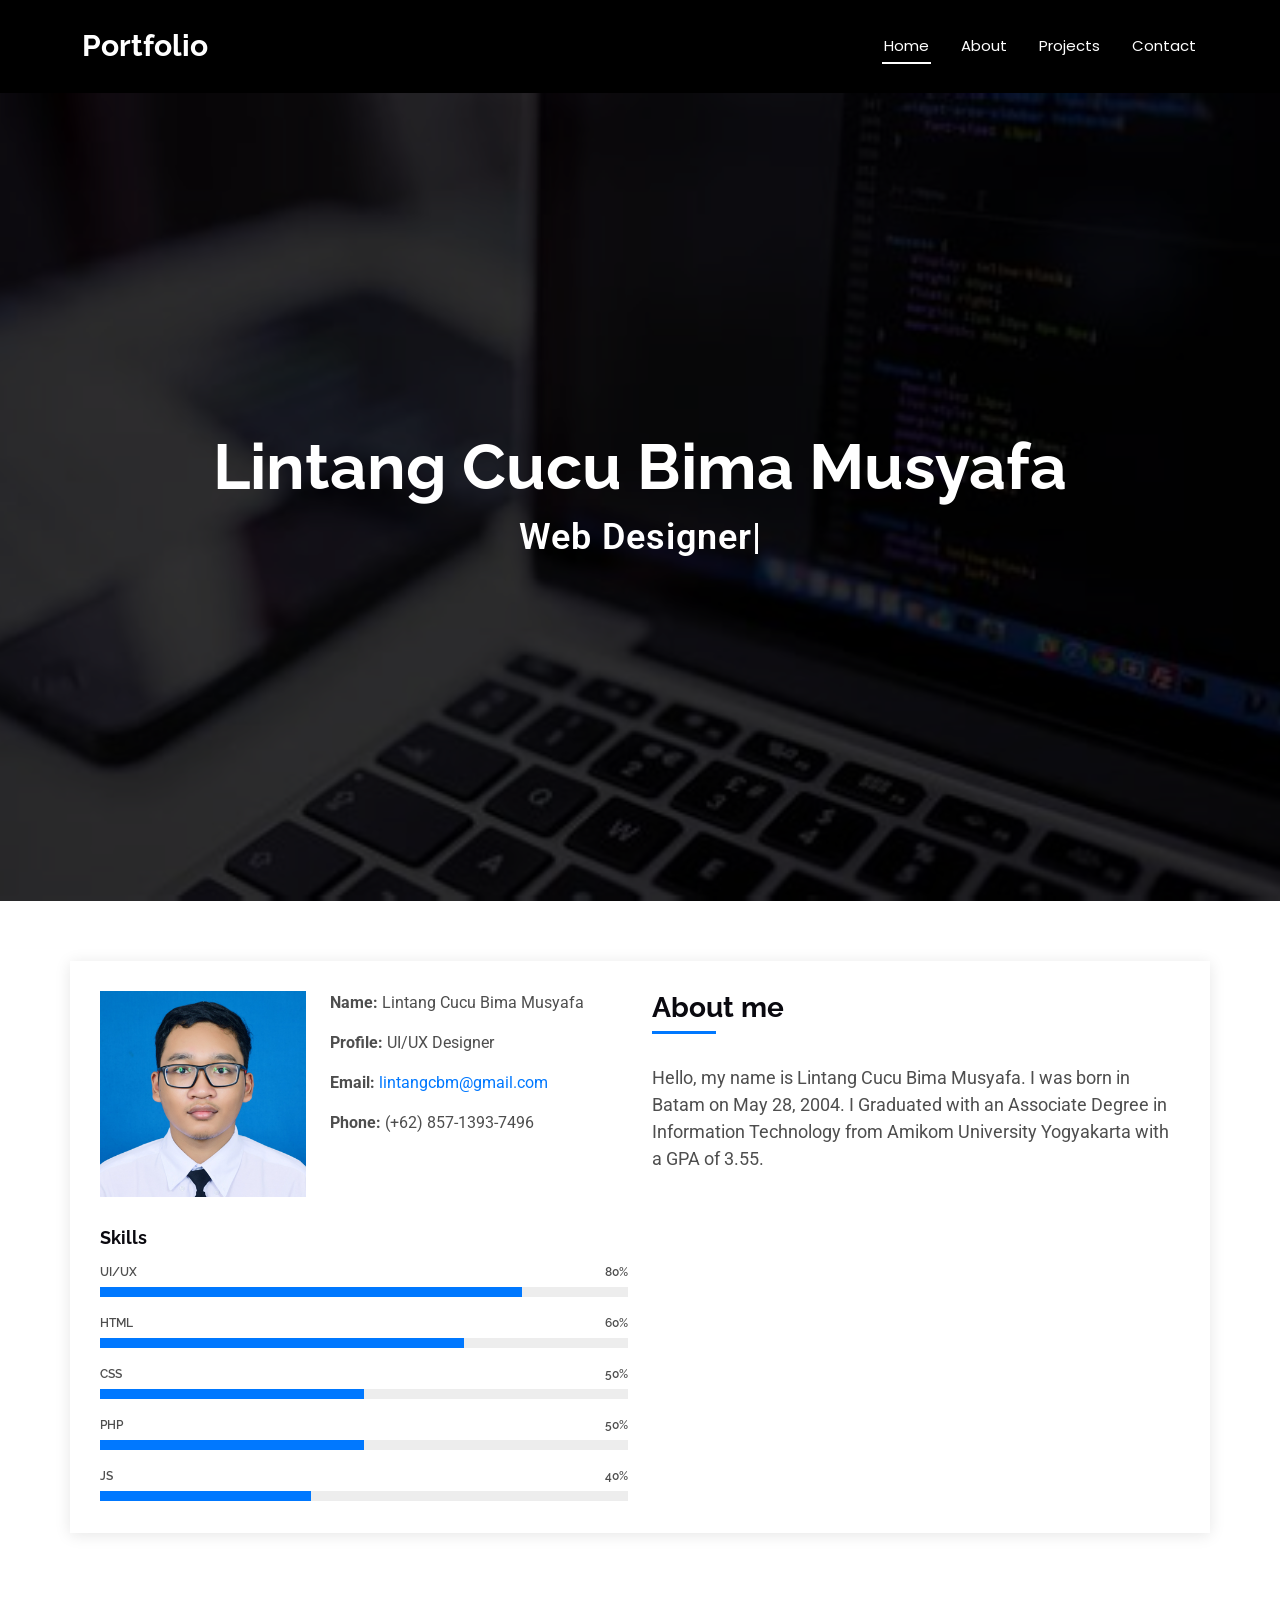
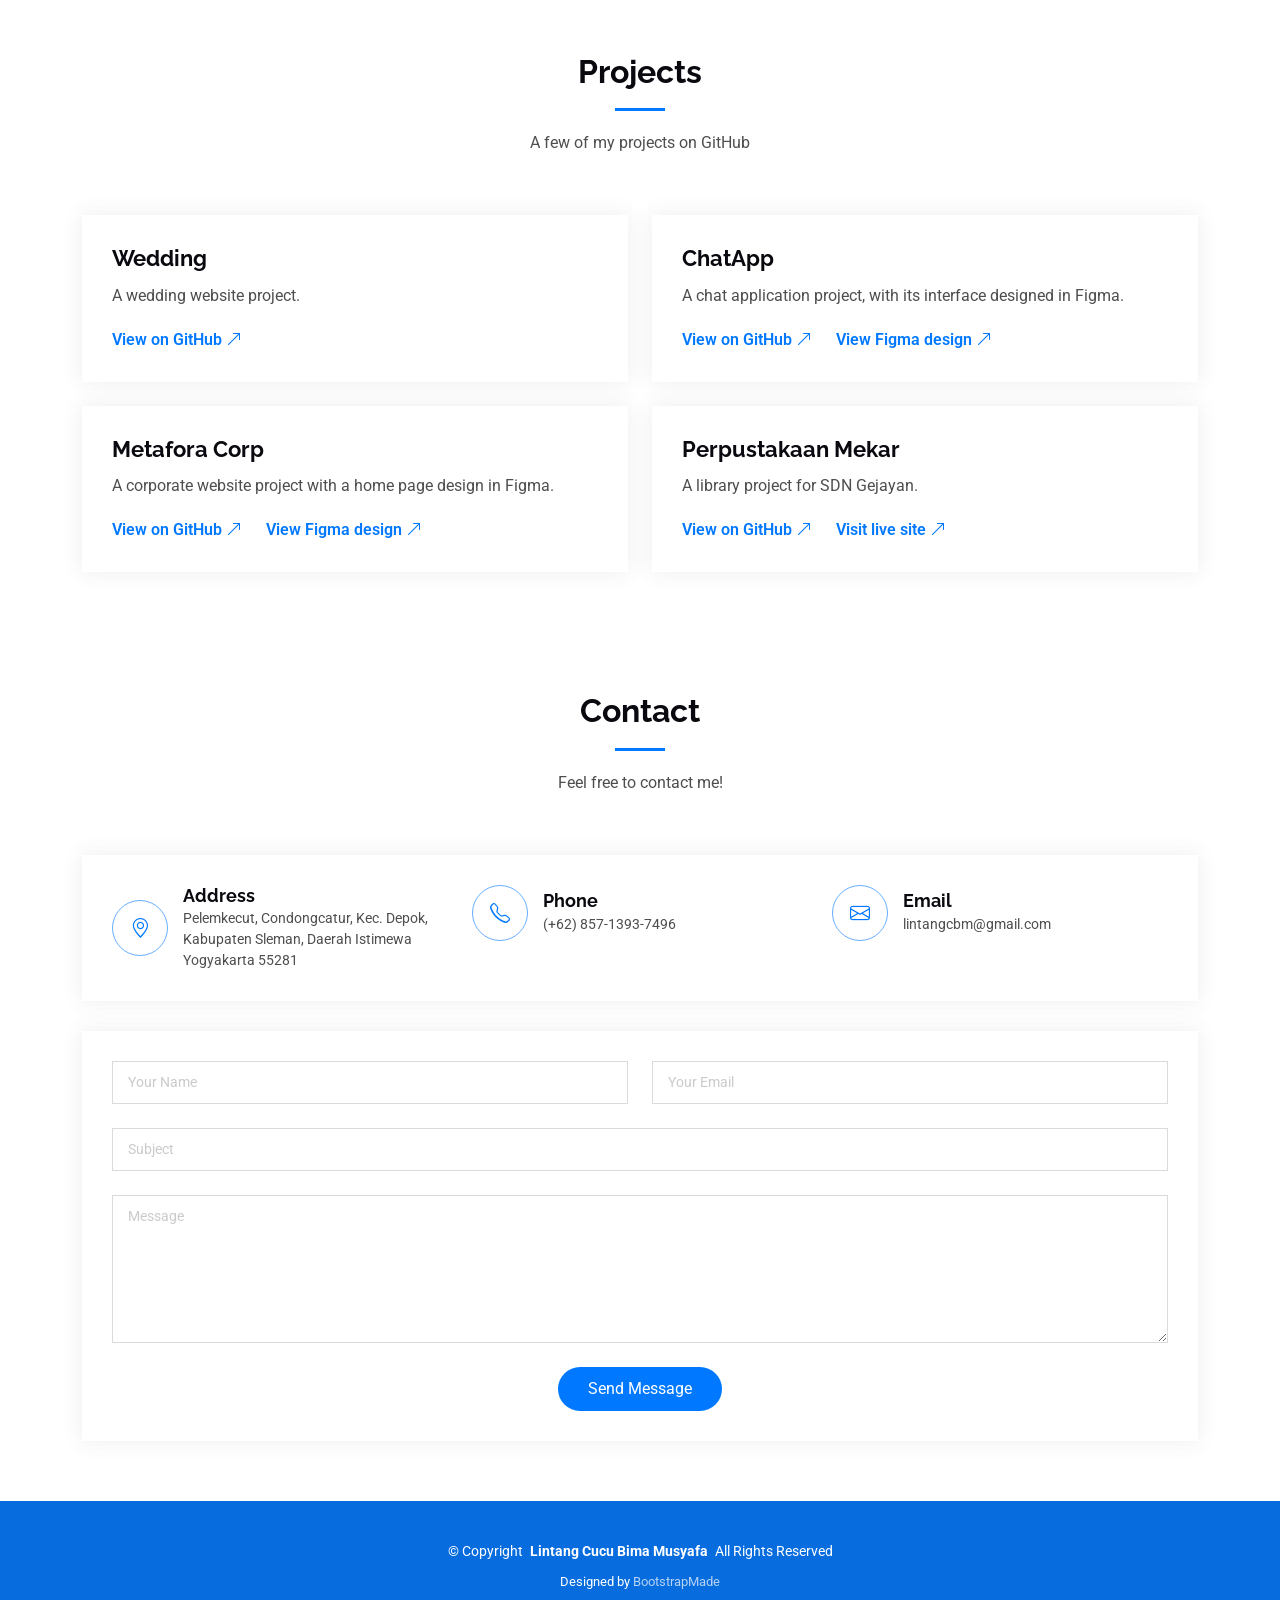
<file: index.html>
<!DOCTYPE html>
<html lang="en">

<head>
  <meta charset="utf-8">
  <meta content="width=device-width, initial-scale=1.0" name="viewport">
  <title>Lintang Cucu Bima Musyafa | Portfolio</title>
  <meta content="Portfolio of Lintang Cucu Bima Musyafa, an Information Technology graduate and web developer." name="description">
  <meta content="Lintang Cucu Bima Musyafa, portfolio, web development" name="keywords">

  <!-- Favicons -->
  <link href="assets/img/favicon.png" rel="icon">
  <link href="assets/img/apple-touch-icon.png" rel="apple-touch-icon">

  <!-- Fonts -->
  <link href="https://fonts.googleapis.com" rel="preconnect">
  <link href="https://fonts.gstatic.com" rel="preconnect" crossorigin>
  <link href="https://fonts.googleapis.com/css2?family=Roboto:ital,wght@0,100;0,300;0,400;0,500;0,700;0,900;1,100;1,300;1,400;1,500;1,700;1,900&family=Poppins:ital,wght@0,100;0,200;0,300;0,400;0,500;0,600;0,700;0,800;0,900;1,100;1,200;1,300;1,400;1,500;1,600;1,700;1,800;1,900&family=Raleway:ital,wght@0,100;0,200;0,300;0,400;0,500;0,600;0,700;0,800;0,900;1,100;1,200;1,300;1,400;1,500;1,600;1,700;1,800;1,900&display=swap" rel="stylesheet">

  <!-- Vendor CSS Files -->
  <link href="assets/vendor/bootstrap/css/bootstrap.min.css" rel="stylesheet">
  <link href="assets/vendor/bootstrap-icons/bootstrap-icons.css" rel="stylesheet">
  <link href="assets/vendor/aos/aos.css" rel="stylesheet">
  <link href="assets/vendor/glightbox/css/glightbox.min.css" rel="stylesheet">
  <link href="assets/vendor/swiper/swiper-bundle.min.css" rel="stylesheet">

  <!-- Main CSS File -->
  <link href="assets/css/main.css" rel="stylesheet">

  <!-- =======================================================
  * Template Name: DevFolio
  * Template URL: https://bootstrapmade.com/devfolio-bootstrap-portfolio-html-template/
  * Updated: Jun 06 2024 with Bootstrap v5.3.3
  * Author: BootstrapMade.com
  * License: https://bootstrapmade.com/license/
  ======================================================== -->
</head>

<body class="index-page">

  <header id="header" class="header d-flex align-items-center sticky-top">
    <div class="container-fluid container-xl position-relative d-flex align-items-center justify-content-between">

      <a href="index.html" class="logo d-flex align-items-center">
        <!-- Uncomment the line below if you also wish to use an image logo -->
        <!-- <img src="assets/img/logo.png" alt=""> -->
        <h1 class="sitename">Portfolio</h1>
      </a>

      <nav id="navmenu" class="navmenu">
        <ul>
          <li><a href="#hero" class="active">Home<br></a></li>
          <li><a href="#about">About</a></li>
          <li><a href="#projects">Projects</a></li>
          <li><a href="#contact">Contact</a></li>
          
        </ul>
        <i class="mobile-nav-toggle d-xl-none bi bi-list"></i>
      </nav>

    </div>
  </header>

  <main class="main">

    <!-- Hero Section -->
    <section id="hero" class="hero section">

      <img src="assets/img/th-323314474.jpg" alt="" data-aos="fade-in">

      <div class="container d-flex flex-column align-items-center justify-content-center text-center" data-aos="fade-up" data-aos-delay="100">
        <h2>Lintang Cucu Bima Musyafa</h2>
        <p><span class="typed" data-typed-items="Web Designer, Developer Newcomer, EDM Enjoyer"></span></p>
      </div>

    </section><!-- /Hero Section -->

    <!-- About Section -->
    <section id="about" class="about section">

      <div class="container" data-aos="fade-up" data-aos-delay="100">

        <div class="row gy-4">
          <div class="col-md-6">

            <div class="row justify-content-between gy-4">
              <div class="col-lg-5">
                <img src="assets/img/DSC_0141-copy-340x400-px(1).jpg" class="img-fluid" alt="">
              </div>
              <div class="col-lg-7 about-info">
                <p><strong>Name: </strong> <span>Lintang Cucu Bima Musyafa</span></p>
                <p><strong>Profile: </strong> <span>UI/UX Designer</span></p>
                <p><strong>Email: </strong> <span><a href="https://mail.google.com/mail/?view=cm&amp;fs=1&amp;to=lintangcbm%40gmail.com" target="_blank" rel="noopener noreferrer">lintangcbm@gmail.com</a></span></p>
                <p><strong>Phone: </strong> <span>(+62) 857-1393-7496</span></p>
              </div>

            </div>

            <div class="skills-content skills-animation">

              <h5>Skills</h5>

              <div class="progress">
                <span class="skill"><span>UI/UX</span> <i class="val">80%</i></span>
                <div class="progress-bar-wrap">
                  <div class="progress-bar" role="progressbar" aria-valuenow="80" aria-valuemin="0" aria-valuemax="100"></div>
                </div>
              </div><!-- End Skills Item -->

              <div class="progress">
                <span class="skill"><span>HTML</span> <i class="val">60%</i></span>
                <div class="progress-bar-wrap">
                  <div class="progress-bar" role="progressbar" aria-valuenow="69" aria-valuemin="0" aria-valuemax="100"></div>
                </div>
              </div><!-- End Skills Item -->

              <div class="progress">
                <span class="skill"><span>CSS</span> <i class="val">50%</i></span>
                <div class="progress-bar-wrap">
                  <div class="progress-bar" role="progressbar" aria-valuenow="50" aria-valuemin="0" aria-valuemax="100"></div>
                </div>
              </div><!-- End Skills Item -->

              <div class="progress">
                <span class="skill"><span>PHP</span> <i class="val">50%</i></span>
                <div class="progress-bar-wrap">
                  <div class="progress-bar" role="progressbar" aria-valuenow="50" aria-valuemin="0" aria-valuemax="100"></div>
                </div>
              </div><!-- End Skills Item -->

              <div class="progress">
                <span class="skill"><span>JS</span> <i class="val">40%</i></span>
                <div class="progress-bar-wrap">
                  <div class="progress-bar" role="progressbar" aria-valuenow="40" aria-valuemin="0" aria-valuemax="100"></div>
                </div>
              </div><!-- End Skills Item -->

            </div>

          </div>
          <div class="col-md-6">
            <div class="about-me">
              <h4>About me</h4>
              <p>
                Hello, my name is Lintang Cucu Bima Musyafa. I was born in Batam on May 28, 2004. I Graduated with an Associate Degree in Information Technology from Amikom University Yogyakarta with a GPA of 3.55.
              </p>
            </div>
          </div>
        </div>

      </div>

    </section><!-- /About Section -->

    <!-- Projects Section -->
    <section id="projects" class="projects section">

      <div class="container section-title" data-aos="fade-up">
        <h2>Projects</h2>
        <p>A few of my projects on GitHub</p>
      </div>

      <div class="container">
        <div class="row gy-4">
          <div class="col-lg-6" data-aos="fade-up" data-aos-delay="100">
            <article class="project-card">
              <h3>Wedding</h3>
              <p>A wedding website project.</p>
              <a href="https://github.com/LintangCBM/wedding" target="_blank" rel="noopener noreferrer">
                View on GitHub <i class="bi bi-arrow-up-right"></i>
              </a>
            </article>
          </div>

          <div class="col-lg-6" data-aos="fade-up" data-aos-delay="200">
            <article class="project-card">
              <h3>ChatApp</h3>
              <p>A chat application project, with its interface designed in Figma.</p>
              <div class="project-links">
                <a href="https://github.com/LintangCBM/ChatApp" target="_blank" rel="noopener noreferrer">
                  View on GitHub <i class="bi bi-arrow-up-right"></i>
                </a>
                <a href="https://www.figma.com/design/BrUrJvteuXzAxHJ0BFUifm/chatapp?t=xoZzjm9agiFYdbGg-0" target="_blank" rel="noopener noreferrer">
                  View Figma design <i class="bi bi-arrow-up-right"></i>
                </a>
              </div>
            </article>
          </div>

          <div class="col-lg-6" data-aos="fade-up" data-aos-delay="100">
            <article class="project-card">
              <h3>Metafora Corp</h3>
              <p>A corporate website project with a home page design in Figma.</p>
              <div class="project-links">
                <a href="https://github.com/LintangCBM/Metafora-Corp" target="_blank" rel="noopener noreferrer">
                  View on GitHub <i class="bi bi-arrow-up-right"></i>
                </a>
                <a href="https://www.figma.com/design/WgJ4QsmCmaY6rJKFcHb77R/Metafora-corp-home-redo?t=BZXAuJ7SHzW8Xm6H-0" target="_blank" rel="noopener noreferrer">
                  View Figma design <i class="bi bi-arrow-up-right"></i>
                </a>
              </div>
            </article>
          </div>

          <div class="col-lg-6" data-aos="fade-up" data-aos-delay="200">
            <article class="project-card">
              <h3>Perpustakaan Mekar</h3>
              <p>A library project for SDN Gejayan.</p>
              <div class="project-links">
                <a href="https://github.com/LintangCBM/perpustakaan-mekar" target="_blank" rel="noopener noreferrer">
                  View on GitHub <i class="bi bi-arrow-up-right"></i>
                </a>
                <a href="https://perpustakaan-mekar-1.web.app/" target="_blank" rel="noopener noreferrer">
                  Visit live site <i class="bi bi-arrow-up-right"></i>
                </a>
              </div>
            </article>
          </div>
        </div>
      </div>

    </section><!-- /Projects Section -->

    <!-- Contact Section -->
    <section id="contact" class="contact section">

      <!-- Section Title -->
      <div class="container section-title" data-aos="fade-up">
        <h2>Contact</h2>
        <p>Feel free to contact me!</p>
      </div><!-- End Section Title -->

      <div class="container" data-aos="fade-up" data-aos-delay="100">

        <div class="info-wrap" data-aos="fade-up" data-aos-delay="200">
          <div class="row gy-5">

            <div class="col-lg-4">
              <a class="info-item d-flex align-items-center" href="https://www.google.com/maps/search/?api=1&amp;query=Pelemkecut%2C%20Condongcatur%2C%20Kec.%20Depok%2C%20Kabupaten%20Sleman%2C%20Daerah%20Istimewa%20Yogyakarta%2055281" target="_blank" rel="noopener noreferrer">
                <i class="bi bi-geo-alt flex-shrink-0"></i>
                <div>
                  <h3>Address</h3>
                  <p>Pelemkecut, Condongcatur, Kec. Depok, Kabupaten Sleman, Daerah Istimewa Yogyakarta 55281</p>
                </div>
              </a>
            </div><!-- End Info Item -->

            <div class="col-lg-4">
              <a class="info-item d-flex align-items-center" href="https://wa.me/6285713937496" target="_blank" rel="noopener noreferrer">
                <i class="bi bi-telephone flex-shrink-0"></i>
                <div>
                  <h3>Phone</h3>
                  <p>(+62) 857-1393-7496</p>
                </div>
              </a>
            </div><!-- End Info Item -->

            <div class="col-lg-4">
              <a class="info-item d-flex align-items-center" href="https://mail.google.com/mail/?view=cm&amp;fs=1&amp;to=lintangcbm%40gmail.com" target="_blank" rel="noopener noreferrer">
                <i class="bi bi-envelope flex-shrink-0"></i>
                <div>
                  <h3>Email<br></h3>
                  <p>lintangcbm@gmail.com</p>
                </div>
              </a>
            </div><!-- End Info Item -->

          </div>
        </div>

        <form action="https://formspree.io/f/xrpqzyvw" method="post" class="contact-form" data-aos="fade-up" data-aos-delay="300">
          <div class="row gy-4">

            <div class="col-md-6">
              <input type="text" name="name" class="form-control" placeholder="Your Name" required="">
            </div>

            <div class="col-md-6 ">
              <input type="email" class="form-control" name="email" placeholder="Your Email" required="">
            </div>

            <div class="col-md-12">
              <input type="text" class="form-control" name="subject" placeholder="Subject" required="">
            </div>

            <div class="col-md-12">
              <textarea class="form-control" name="message" rows="6" placeholder="Message" required=""></textarea>
            </div>

            <div class="col-md-12 text-center">
              <div class="loading">Loading</div>
              <div class="error-message"></div>
              <div class="sent-message">Your message has been sent. Thank you!</div>

              <button type="submit">Send Message</button>
            </div>

          </div>
        </form><!-- End Contact Form -->

      </div>

    </section><!-- /Contact Section -->

  </main>

  <footer id="footer" class="footer">

    <div class="container">
      <div class="copyright text-center ">
        <p>© <span>Copyright</span> <strong class="px-1 sitename">Lintang Cucu Bima Musyafa</strong> <span>All Rights Reserved</span></p>
      </div>
      <div class="credits">
        <!-- All the links in the footer should remain intact. -->
        <!-- You can delete the links only if you've purchased the pro version. -->
        <!-- Licensing information: https://bootstrapmade.com/license/ -->
        <!-- Purchase the pro version with working PHP/AJAX contact form: [buy-url] -->
        Designed by <a href="https://bootstrapmade.com/">BootstrapMade</a>
      </div>
    </div>

  </footer>

  <!-- Scroll Top -->
  <a href="#" id="scroll-top" class="scroll-top d-flex align-items-center justify-content-center"><i class="bi bi-arrow-up-short"></i></a>

  <!-- Preloader -->
  <div id="preloader"></div>

  <!-- Vendor JS Files -->
  <script src="assets/vendor/bootstrap/js/bootstrap.bundle.min.js"></script>
  <script src="assets/vendor/aos/aos.js"></script>
  <script src="assets/vendor/typed.js/typed.umd.js"></script>
  <script src="assets/vendor/waypoints/noframework.waypoints.js"></script>
  <script src="assets/vendor/purecounter/purecounter_vanilla.js"></script>
  <script src="assets/vendor/glightbox/js/glightbox.min.js"></script>
  <script src="assets/vendor/imagesloaded/imagesloaded.pkgd.min.js"></script>
  <script src="assets/vendor/isotope-layout/isotope.pkgd.min.js"></script>
  <script src="assets/vendor/swiper/swiper-bundle.min.js"></script>

  <!-- Main JS File -->
  <script src="assets/js/main.js"></script>

</body>

</html>
</file>
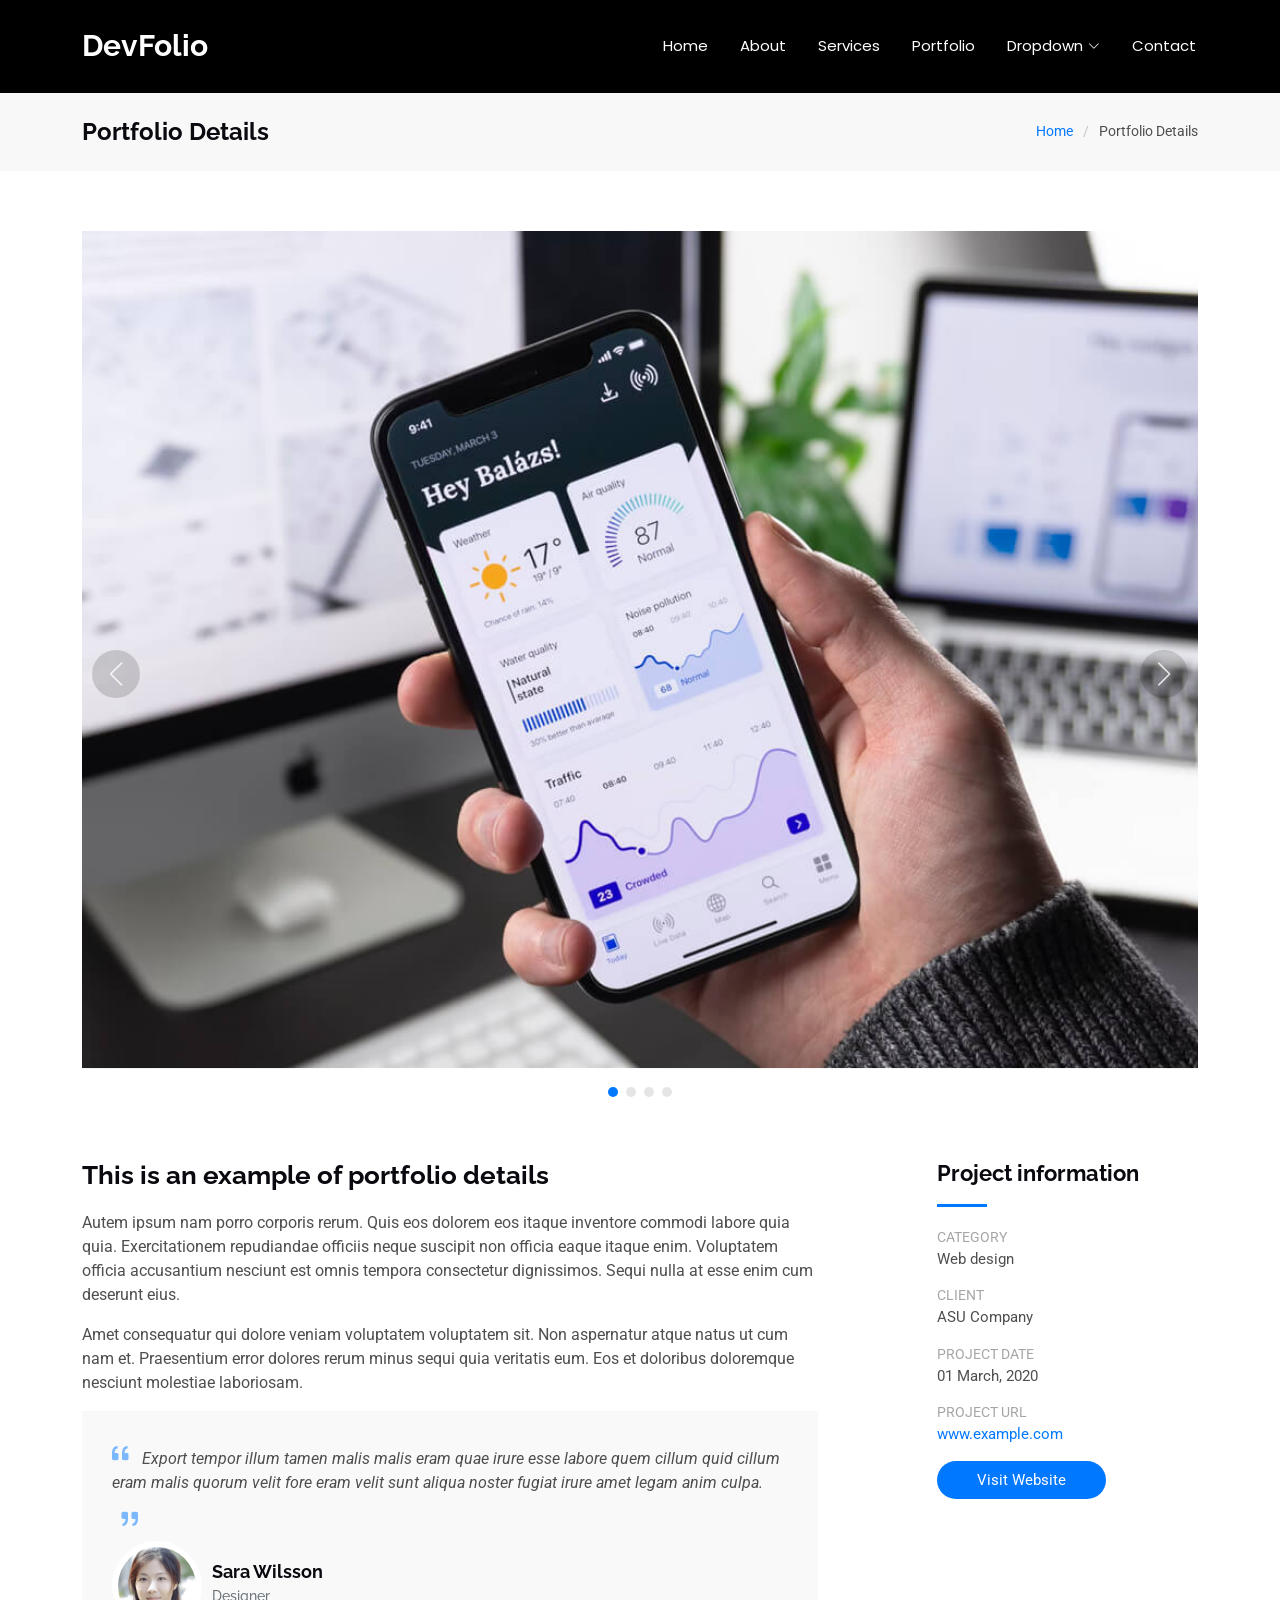
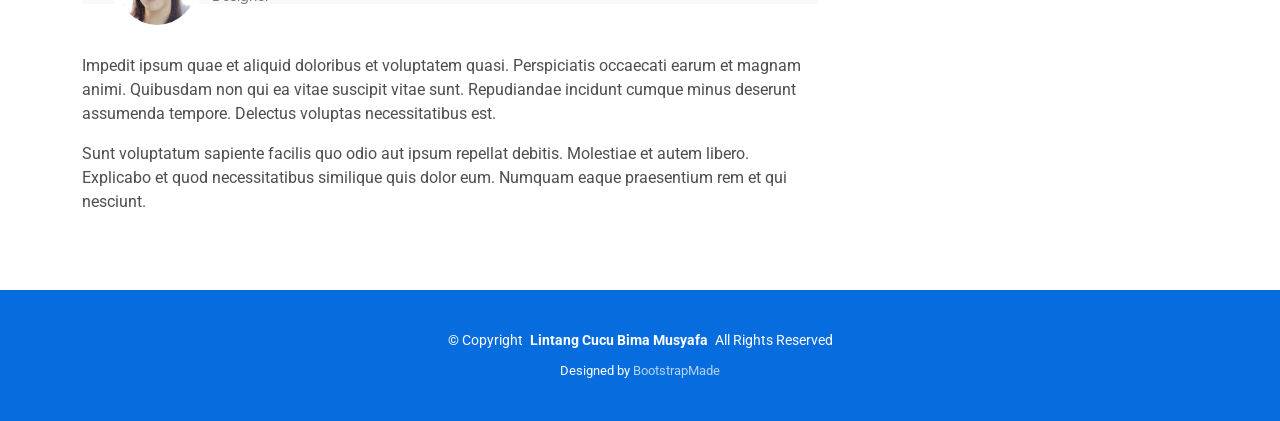
<file: portfolio-details.html>
<!DOCTYPE html>
<html lang="en">

<head>
  <meta charset="utf-8">
  <meta content="width=device-width, initial-scale=1.0" name="viewport">
  <title>Portfolio Details - DevFolio Bootstrap Template</title>
  <meta content="" name="description">
  <meta content="" name="keywords">

  <!-- Favicons -->
  <link href="assets/img/favicon.png" rel="icon">
  <link href="assets/img/apple-touch-icon.png" rel="apple-touch-icon">

  <!-- Fonts -->
  <link href="https://fonts.googleapis.com" rel="preconnect">
  <link href="https://fonts.gstatic.com" rel="preconnect" crossorigin>
  <link href="https://fonts.googleapis.com/css2?family=Roboto:ital,wght@0,100;0,300;0,400;0,500;0,700;0,900;1,100;1,300;1,400;1,500;1,700;1,900&family=Poppins:ital,wght@0,100;0,200;0,300;0,400;0,500;0,600;0,700;0,800;0,900;1,100;1,200;1,300;1,400;1,500;1,600;1,700;1,800;1,900&family=Raleway:ital,wght@0,100;0,200;0,300;0,400;0,500;0,600;0,700;0,800;0,900;1,100;1,200;1,300;1,400;1,500;1,600;1,700;1,800;1,900&display=swap" rel="stylesheet">

  <!-- Vendor CSS Files -->
  <link href="assets/vendor/bootstrap/css/bootstrap.min.css" rel="stylesheet">
  <link href="assets/vendor/bootstrap-icons/bootstrap-icons.css" rel="stylesheet">
  <link href="assets/vendor/aos/aos.css" rel="stylesheet">
  <link href="assets/vendor/glightbox/css/glightbox.min.css" rel="stylesheet">
  <link href="assets/vendor/swiper/swiper-bundle.min.css" rel="stylesheet">

  <!-- Main CSS File -->
  <link href="assets/css/main.css" rel="stylesheet">

  <!-- =======================================================
  * Template Name: DevFolio
  * Template URL: https://bootstrapmade.com/devfolio-bootstrap-portfolio-html-template/
  * Updated: Jun 06 2024 with Bootstrap v5.3.3
  * Author: BootstrapMade.com
  * License: https://bootstrapmade.com/license/
  ======================================================== -->
</head>

<body class="portfolio-details-page">

  <header id="header" class="header d-flex align-items-center sticky-top">
    <div class="container-fluid container-xl position-relative d-flex align-items-center justify-content-between">

      <a href="index.html" class="logo d-flex align-items-center">
        <!-- Uncomment the line below if you also wish to use an image logo -->
        <!-- <img src="assets/img/logo.png" alt=""> -->
        <h1 class="sitename">DevFolio</h1>
      </a>

      <nav id="navmenu" class="navmenu">
        <ul>
          <li><a href="#hero">Home<br></a></li>
          <li><a href="#about">About</a></li>
          <li><a href="#services">Services</a></li>
          <li><a href="#portfolio">Portfolio</a></li>
          <li class="dropdown"><a href="#"><span>Dropdown</span> <i class="bi bi-chevron-down toggle-dropdown"></i></a>
            <ul>
              <li><a href="#">Dropdown 1</a></li>
              <li class="dropdown"><a href="#"><span>Deep Dropdown</span> <i class="bi bi-chevron-down toggle-dropdown"></i></a>
                <ul>
                  <li><a href="#">Deep Dropdown 1</a></li>
                  <li><a href="#">Deep Dropdown 2</a></li>
                  <li><a href="#">Deep Dropdown 3</a></li>
                  <li><a href="#">Deep Dropdown 4</a></li>
                  <li><a href="#">Deep Dropdown 5</a></li>
                </ul>
              </li>
              <li><a href="#">Dropdown 2</a></li>
              <li><a href="#">Dropdown 3</a></li>
              <li><a href="#">Dropdown 4</a></li>
            </ul>
          </li>
          <li><a href="#contact">Contact</a></li>
        </ul>
        <i class="mobile-nav-toggle d-xl-none bi bi-list"></i>
      </nav>

    </div>
  </header>

  <main class="main">

    <!-- Page Title -->
    <div class="page-title" data-aos="fade">
      <div class="container d-lg-flex justify-content-between align-items-center">
        <h1 class="mb-2 mb-lg-0">Portfolio Details</h1>
        <nav class="breadcrumbs">
          <ol>
            <li><a href="index.html">Home</a></li>
            <li class="current">Portfolio Details</li>
          </ol>
        </nav>
      </div>
    </div><!-- End Page Title -->

    <!-- Portfolio Details Section -->
    <section id="portfolio-details" class="portfolio-details section">

      <div class="container" data-aos="fade-up">

        <div class="portfolio-details-slider swiper">
          <script type="application/json" class="swiper-config">
            {
              "loop": true,
              "speed": 600,
              "autoplay": {
                "delay": 5000
              },
              "slidesPerView": "auto",
              "navigation": {
                "nextEl": ".swiper-button-next",
                "prevEl": ".swiper-button-prev"
              },
              "pagination": {
                "el": ".swiper-pagination",
                "type": "bullets",
                "clickable": true
              }
            }
          </script>
          <div class="swiper-wrapper align-items-center">

            <div class="swiper-slide">
              <img src="assets/img/portfolio/app-1.jpg" alt="">
            </div>

            <div class="swiper-slide">
              <img src="assets/img/portfolio/product-1.jpg" alt="">
            </div>

            <div class="swiper-slide">
              <img src="assets/img/portfolio/branding-1.jpg" alt="">
            </div>

            <div class="swiper-slide">
              <img src="assets/img/portfolio/books-1.jpg" alt="">
            </div>

          </div>
          <div class="swiper-button-prev"></div>
          <div class="swiper-button-next"></div>
          <div class="swiper-pagination"></div>
        </div>

        <div class="row justify-content-between gy-4 mt-4">

          <div class="col-lg-8" data-aos="fade-up">
            <div class="portfolio-description">
              <h2>This is an example of portfolio details</h2>
              <p>
                Autem ipsum nam porro corporis rerum. Quis eos dolorem eos itaque inventore commodi labore quia quia. Exercitationem repudiandae officiis neque suscipit non officia eaque itaque enim. Voluptatem officia accusantium nesciunt est omnis tempora consectetur dignissimos. Sequi nulla at esse enim cum deserunt eius.
              </p>
              <p>
                Amet consequatur qui dolore veniam voluptatem voluptatem sit. Non aspernatur atque natus ut cum nam et. Praesentium error dolores rerum minus sequi quia veritatis eum. Eos et doloribus doloremque nesciunt molestiae laboriosam.
              </p>

              <div class="testimonial-item">
                <p>
                  <i class="bi bi-quote quote-icon-left"></i>
                  <span>Export tempor illum tamen malis malis eram quae irure esse labore quem cillum quid cillum eram malis quorum velit fore eram velit sunt aliqua noster fugiat irure amet legam anim culpa.</span>
                  <i class="bi bi-quote quote-icon-right"></i>
                </p>
                <div>
                  <img src="assets/img/testimonials/testimonials-2.jpg" class="testimonial-img" alt="">
                  <h3>Sara Wilsson</h3>
                  <h4>Designer</h4>
                </div>
              </div>

              <p>
                Impedit ipsum quae et aliquid doloribus et voluptatem quasi. Perspiciatis occaecati earum et magnam animi. Quibusdam non qui ea vitae suscipit vitae sunt. Repudiandae incidunt cumque minus deserunt assumenda tempore. Delectus voluptas necessitatibus est.
              </p>

              <p>
                Sunt voluptatum sapiente facilis quo odio aut ipsum repellat debitis. Molestiae et autem libero. Explicabo et quod necessitatibus similique quis dolor eum. Numquam eaque praesentium rem et qui nesciunt.
              </p>

            </div>
          </div>

          <div class="col-lg-3" data-aos="fade-up" data-aos-delay="100">
            <div class="portfolio-info">
              <h3>Project information</h3>
              <ul>
                <li><strong>Category</strong> Web design</li>
                <li><strong>Client</strong> ASU Company</li>
                <li><strong>Project date</strong> 01 March, 2020</li>
                <li><strong>Project URL</strong> <a href="#">www.example.com</a></li>
                <li><a href="#" class="btn-visit align-self-start">Visit Website</a></li>
              </ul>
            </div>
          </div>

        </div>

      </div>

    </section><!-- /Portfolio Details Section -->

  </main>

  <footer id="footer" class="footer">

    <div class="container">
      <div class="copyright text-center ">
        <p>© <span>Copyright</span> <strong class="px-1 sitename">Lintang Cucu Bima Musyafa</strong> <span>All Rights Reserved</span></p>
      </div>
      <div class="credits">
        <!-- All the links in the footer should remain intact. -->
        <!-- You can delete the links only if you've purchased the pro version. -->
        <!-- Licensing information: https://bootstrapmade.com/license/ -->
        <!-- Purchase the pro version with working PHP/AJAX contact form: [buy-url] -->
        Designed by <a href="https://bootstrapmade.com/">BootstrapMade</a>
      </div>
    </div>

  </footer>

  <!-- Scroll Top -->
  <a href="#" id="scroll-top" class="scroll-top d-flex align-items-center justify-content-center"><i class="bi bi-arrow-up-short"></i></a>

  <!-- Preloader -->
  <div id="preloader"></div>

  <!-- Vendor JS Files -->
  <script src="assets/vendor/bootstrap/js/bootstrap.bundle.min.js"></script>
  <script src="assets/vendor/aos/aos.js"></script>
  <script src="assets/vendor/typed.js/typed.umd.js"></script>
  <script src="assets/vendor/waypoints/noframework.waypoints.js"></script>
  <script src="assets/vendor/purecounter/purecounter_vanilla.js"></script>
  <script src="assets/vendor/glightbox/js/glightbox.min.js"></script>
  <script src="assets/vendor/imagesloaded/imagesloaded.pkgd.min.js"></script>
  <script src="assets/vendor/isotope-layout/isotope.pkgd.min.js"></script>
  <script src="assets/vendor/swiper/swiper-bundle.min.js"></script>

  <!-- Main JS File -->
  <script src="assets/js/main.js"></script>

</body>

</html>
</file>
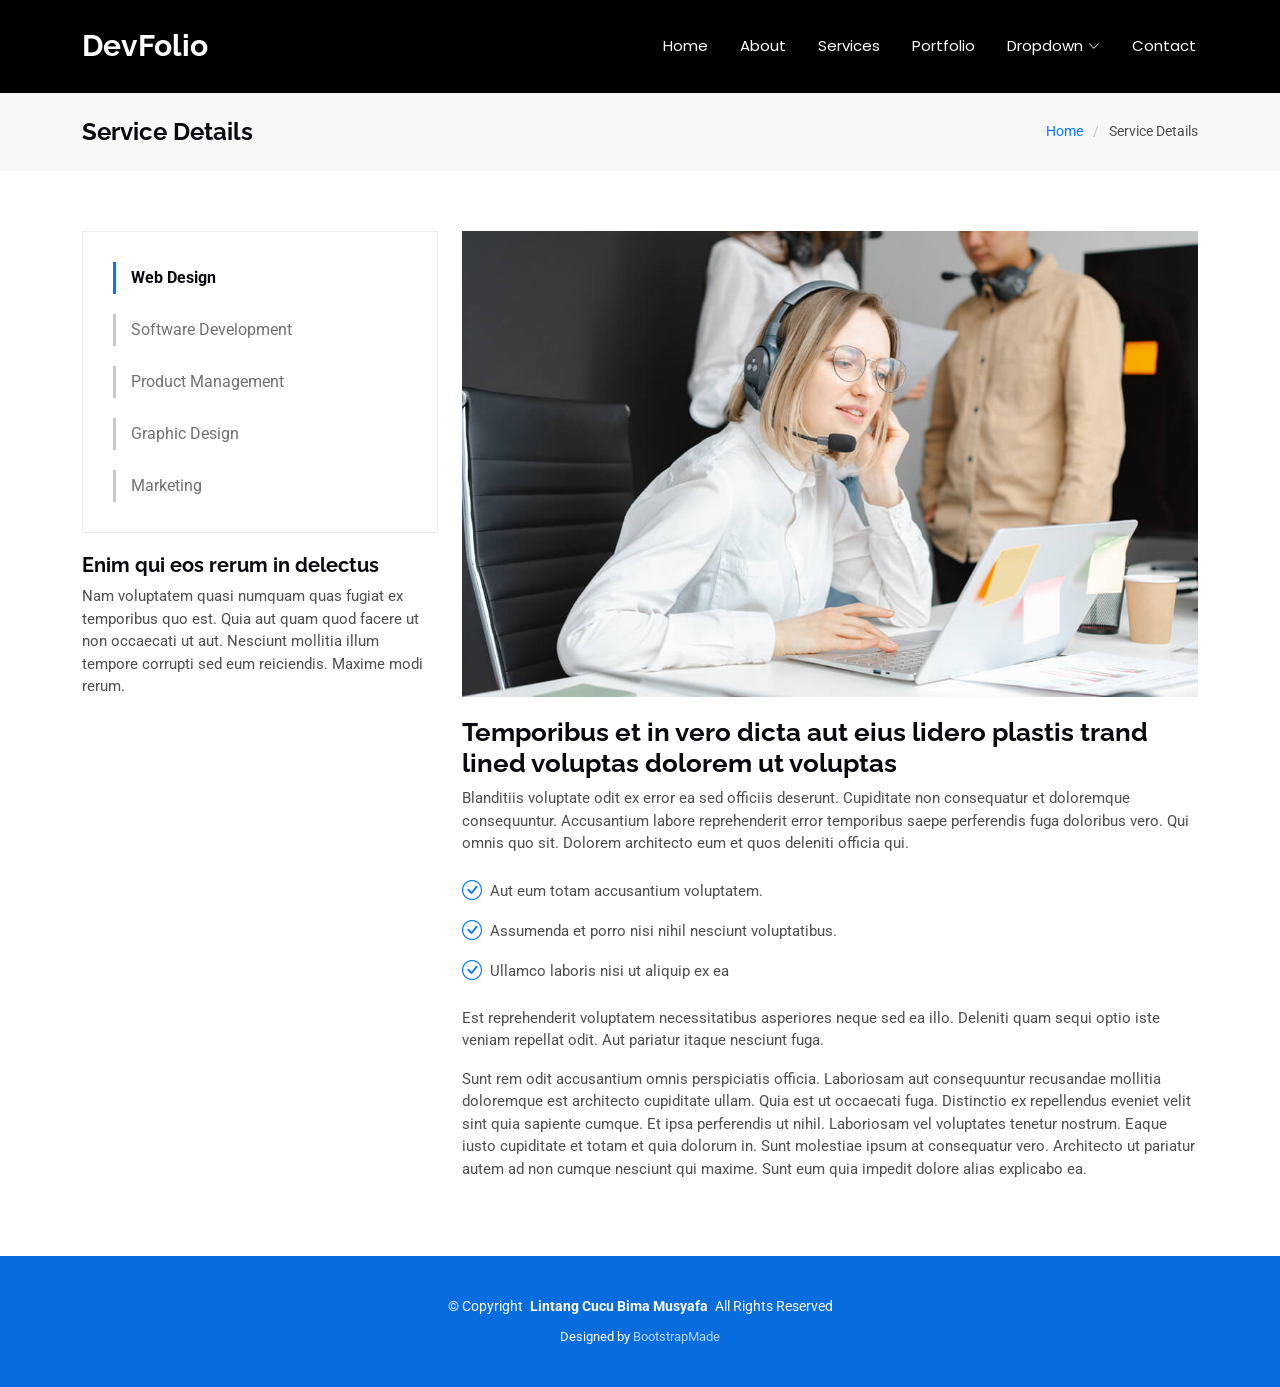
<file: service-details.html>
<!DOCTYPE html>
<html lang="en">

<head>
  <meta charset="utf-8">
  <meta content="width=device-width, initial-scale=1.0" name="viewport">
  <title>Service Details - DevFolio Bootstrap Template</title>
  <meta content="" name="description">
  <meta content="" name="keywords">

  <!-- Favicons -->
  <link href="assets/img/favicon.png" rel="icon">
  <link href="assets/img/apple-touch-icon.png" rel="apple-touch-icon">

  <!-- Fonts -->
  <link href="https://fonts.googleapis.com" rel="preconnect">
  <link href="https://fonts.gstatic.com" rel="preconnect" crossorigin>
  <link href="https://fonts.googleapis.com/css2?family=Roboto:ital,wght@0,100;0,300;0,400;0,500;0,700;0,900;1,100;1,300;1,400;1,500;1,700;1,900&family=Poppins:ital,wght@0,100;0,200;0,300;0,400;0,500;0,600;0,700;0,800;0,900;1,100;1,200;1,300;1,400;1,500;1,600;1,700;1,800;1,900&family=Raleway:ital,wght@0,100;0,200;0,300;0,400;0,500;0,600;0,700;0,800;0,900;1,100;1,200;1,300;1,400;1,500;1,600;1,700;1,800;1,900&display=swap" rel="stylesheet">

  <!-- Vendor CSS Files -->
  <link href="assets/vendor/bootstrap/css/bootstrap.min.css" rel="stylesheet">
  <link href="assets/vendor/bootstrap-icons/bootstrap-icons.css" rel="stylesheet">
  <link href="assets/vendor/aos/aos.css" rel="stylesheet">
  <link href="assets/vendor/glightbox/css/glightbox.min.css" rel="stylesheet">
  <link href="assets/vendor/swiper/swiper-bundle.min.css" rel="stylesheet">

  <!-- Main CSS File -->
  <link href="assets/css/main.css" rel="stylesheet">

  <!-- =======================================================
  * Template Name: DevFolio
  * Template URL: https://bootstrapmade.com/devfolio-bootstrap-portfolio-html-template/
  * Updated: Jun 06 2024 with Bootstrap v5.3.3
  * Author: BootstrapMade.com
  * License: https://bootstrapmade.com/license/
  ======================================================== -->
</head>

<body class="service-details-page">

  <header id="header" class="header d-flex align-items-center sticky-top">
    <div class="container-fluid container-xl position-relative d-flex align-items-center justify-content-between">

      <a href="index.html" class="logo d-flex align-items-center">
        <!-- Uncomment the line below if you also wish to use an image logo -->
        <!-- <img src="assets/img/logo.png" alt=""> -->
        <h1 class="sitename">DevFolio</h1>
      </a>

      <nav id="navmenu" class="navmenu">
        <ul>
          <li><a href="#hero">Home<br></a></li>
          <li><a href="#about">About</a></li>
          <li><a href="#services">Services</a></li>
          <li><a href="#portfolio">Portfolio</a></li>
          <li class="dropdown"><a href="#"><span>Dropdown</span> <i class="bi bi-chevron-down toggle-dropdown"></i></a>
            <ul>
              <li><a href="#">Dropdown 1</a></li>
              <li class="dropdown"><a href="#"><span>Deep Dropdown</span> <i class="bi bi-chevron-down toggle-dropdown"></i></a>
                <ul>
                  <li><a href="#">Deep Dropdown 1</a></li>
                  <li><a href="#">Deep Dropdown 2</a></li>
                  <li><a href="#">Deep Dropdown 3</a></li>
                  <li><a href="#">Deep Dropdown 4</a></li>
                  <li><a href="#">Deep Dropdown 5</a></li>
                </ul>
              </li>
              <li><a href="#">Dropdown 2</a></li>
              <li><a href="#">Dropdown 3</a></li>
              <li><a href="#">Dropdown 4</a></li>
            </ul>
          </li>
          <li><a href="#contact">Contact</a></li>
        </ul>
        <i class="mobile-nav-toggle d-xl-none bi bi-list"></i>
      </nav>

    </div>
  </header>

  <main class="main">

    <!-- Page Title -->
    <div class="page-title" data-aos="fade">
      <div class="container d-lg-flex justify-content-between align-items-center">
        <h1 class="mb-2 mb-lg-0">Service Details</h1>
        <nav class="breadcrumbs">
          <ol>
            <li><a href="index.html">Home</a></li>
            <li class="current">Service Details</li>
          </ol>
        </nav>
      </div>
    </div><!-- End Page Title -->

    <!-- Service Details Section -->
    <section id="service-details" class="service-details section">

      <div class="container">

        <div class="row gy-4">

          <div class="col-lg-4" data-aos="fade-up" data-aos-delay="100">
            <div class="services-list">
              <a href="#" class="active">Web Design</a>
              <a href="#">Software Development</a>
              <a href="#">Product Management</a>
              <a href="#">Graphic Design</a>
              <a href="#">Marketing</a>
            </div>

            <h4>Enim qui eos rerum in delectus</h4>
            <p>Nam voluptatem quasi numquam quas fugiat ex temporibus quo est. Quia aut quam quod facere ut non occaecati ut aut. Nesciunt mollitia illum tempore corrupti sed eum reiciendis. Maxime modi rerum.</p>
          </div>

          <div class="col-lg-8" data-aos="fade-up" data-aos-delay="200">
            <img src="assets/img/services.jpg" alt="" class="img-fluid services-img">
            <h3>Temporibus et in vero dicta aut eius lidero plastis trand lined voluptas dolorem ut voluptas</h3>
            <p>
              Blanditiis voluptate odit ex error ea sed officiis deserunt. Cupiditate non consequatur et doloremque consequuntur. Accusantium labore reprehenderit error temporibus saepe perferendis fuga doloribus vero. Qui omnis quo sit. Dolorem architecto eum et quos deleniti officia qui.
            </p>
            <ul>
              <li><i class="bi bi-check-circle"></i> <span>Aut eum totam accusantium voluptatem.</span></li>
              <li><i class="bi bi-check-circle"></i> <span>Assumenda et porro nisi nihil nesciunt voluptatibus.</span></li>
              <li><i class="bi bi-check-circle"></i> <span>Ullamco laboris nisi ut aliquip ex ea</span></li>
            </ul>
            <p>
              Est reprehenderit voluptatem necessitatibus asperiores neque sed ea illo. Deleniti quam sequi optio iste veniam repellat odit. Aut pariatur itaque nesciunt fuga.
            </p>
            <p>
              Sunt rem odit accusantium omnis perspiciatis officia. Laboriosam aut consequuntur recusandae mollitia doloremque est architecto cupiditate ullam. Quia est ut occaecati fuga. Distinctio ex repellendus eveniet velit sint quia sapiente cumque. Et ipsa perferendis ut nihil. Laboriosam vel voluptates tenetur nostrum. Eaque iusto cupiditate et totam et quia dolorum in. Sunt molestiae ipsum at consequatur vero. Architecto ut pariatur autem ad non cumque nesciunt qui maxime. Sunt eum quia impedit dolore alias explicabo ea.
            </p>
          </div>

        </div>

      </div>

    </section><!-- /Service Details Section -->

  </main>

  <footer id="footer" class="footer">

    <div class="container">
      <div class="copyright text-center ">
        <p>© <span>Copyright</span> <strong class="px-1 sitename">Lintang Cucu Bima Musyafa</strong> <span>All Rights Reserved</span></p>
      </div>
      <div class="credits">
        <!-- All the links in the footer should remain intact. -->
        <!-- You can delete the links only if you've purchased the pro version. -->
        <!-- Licensing information: https://bootstrapmade.com/license/ -->
        <!-- Purchase the pro version with working PHP/AJAX contact form: [buy-url] -->
        Designed by <a href="https://bootstrapmade.com/">BootstrapMade</a>
      </div>
    </div>

  </footer>

  <!-- Scroll Top -->
  <a href="#" id="scroll-top" class="scroll-top d-flex align-items-center justify-content-center"><i class="bi bi-arrow-up-short"></i></a>

  <!-- Preloader -->
  <div id="preloader"></div>

  <!-- Vendor JS Files -->
  <script src="assets/vendor/bootstrap/js/bootstrap.bundle.min.js"></script>
  <script src="assets/vendor/aos/aos.js"></script>
  <script src="assets/vendor/typed.js/typed.umd.js"></script>
  <script src="assets/vendor/waypoints/noframework.waypoints.js"></script>
  <script src="assets/vendor/purecounter/purecounter_vanilla.js"></script>
  <script src="assets/vendor/glightbox/js/glightbox.min.js"></script>
  <script src="assets/vendor/imagesloaded/imagesloaded.pkgd.min.js"></script>
  <script src="assets/vendor/isotope-layout/isotope.pkgd.min.js"></script>
  <script src="assets/vendor/swiper/swiper-bundle.min.js"></script>

  <!-- Main JS File -->
  <script src="assets/js/main.js"></script>

</body>

</html>
</file>
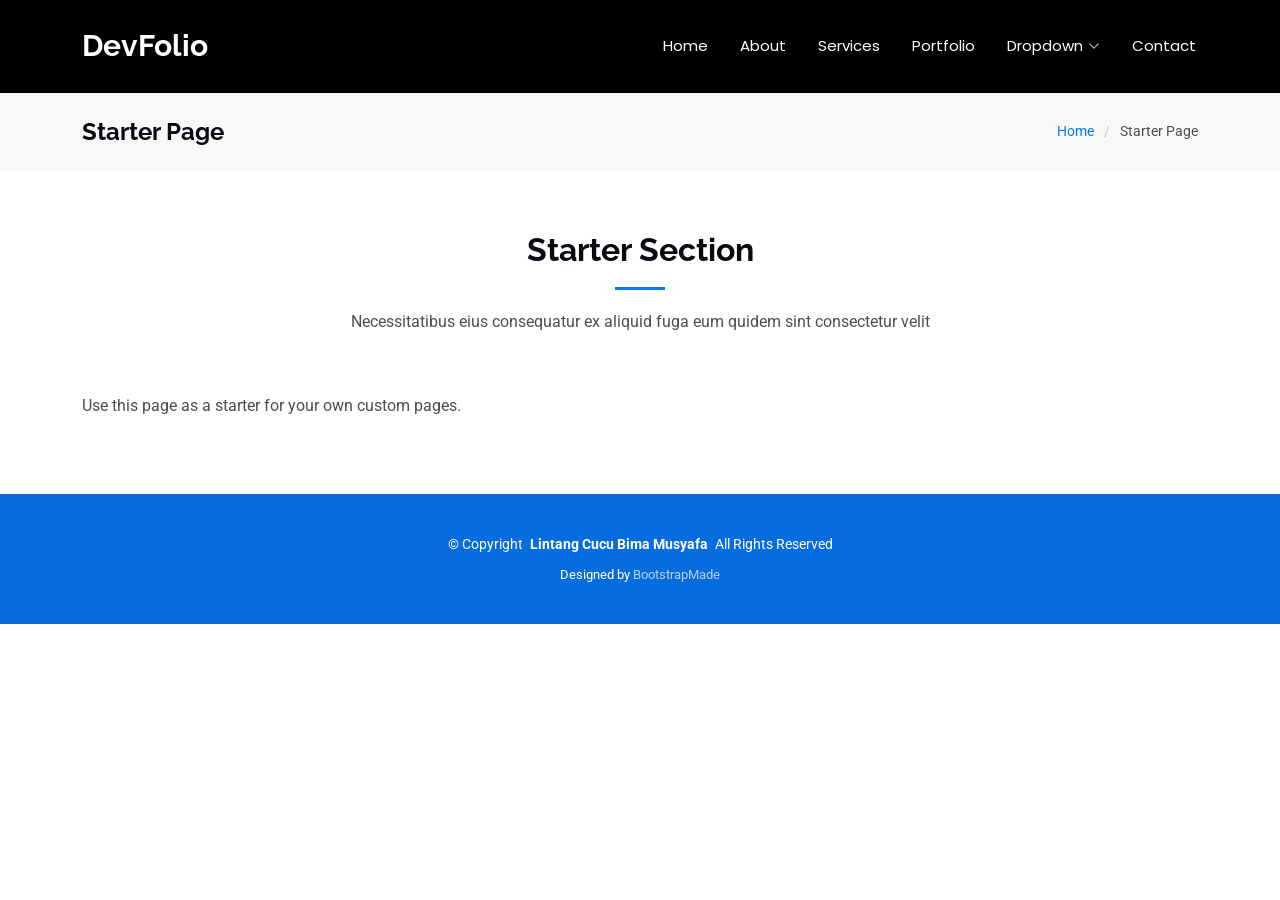
<file: starter-page.html>
<!DOCTYPE html>
<html lang="en">

<head>
  <meta charset="utf-8">
  <meta content="width=device-width, initial-scale=1.0" name="viewport">
  <title>Starter Page - DevFolio Bootstrap Template</title>
  <meta content="" name="description">
  <meta content="" name="keywords">

  <!-- Favicons -->
  <link href="assets/img/favicon.png" rel="icon">
  <link href="assets/img/apple-touch-icon.png" rel="apple-touch-icon">

  <!-- Fonts -->
  <link href="https://fonts.googleapis.com" rel="preconnect">
  <link href="https://fonts.gstatic.com" rel="preconnect" crossorigin>
  <link href="https://fonts.googleapis.com/css2?family=Roboto:ital,wght@0,100;0,300;0,400;0,500;0,700;0,900;1,100;1,300;1,400;1,500;1,700;1,900&family=Poppins:ital,wght@0,100;0,200;0,300;0,400;0,500;0,600;0,700;0,800;0,900;1,100;1,200;1,300;1,400;1,500;1,600;1,700;1,800;1,900&family=Raleway:ital,wght@0,100;0,200;0,300;0,400;0,500;0,600;0,700;0,800;0,900;1,100;1,200;1,300;1,400;1,500;1,600;1,700;1,800;1,900&display=swap" rel="stylesheet">

  <!-- Vendor CSS Files -->
  <link href="assets/vendor/bootstrap/css/bootstrap.min.css" rel="stylesheet">
  <link href="assets/vendor/bootstrap-icons/bootstrap-icons.css" rel="stylesheet">
  <link href="assets/vendor/aos/aos.css" rel="stylesheet">
  <link href="assets/vendor/glightbox/css/glightbox.min.css" rel="stylesheet">
  <link href="assets/vendor/swiper/swiper-bundle.min.css" rel="stylesheet">

  <!-- Main CSS File -->
  <link href="assets/css/main.css" rel="stylesheet">

  <!-- =======================================================
  * Template Name: DevFolio
  * Template URL: https://bootstrapmade.com/devfolio-bootstrap-portfolio-html-template/
  * Updated: Jun 06 2024 with Bootstrap v5.3.3
  * Author: BootstrapMade.com
  * License: https://bootstrapmade.com/license/
  ======================================================== -->
</head>

<body class="starter-page-page">

  <header id="header" class="header d-flex align-items-center sticky-top">
    <div class="container-fluid container-xl position-relative d-flex align-items-center justify-content-between">

      <a href="index.html" class="logo d-flex align-items-center">
        <!-- Uncomment the line below if you also wish to use an image logo -->
        <!-- <img src="assets/img/logo.png" alt=""> -->
        <h1 class="sitename">DevFolio</h1>
      </a>

      <nav id="navmenu" class="navmenu">
        <ul>
          <li><a href="#hero">Home<br></a></li>
          <li><a href="#about">About</a></li>
          <li><a href="#services">Services</a></li>
          <li><a href="#portfolio">Portfolio</a></li>
          <li class="dropdown"><a href="#"><span>Dropdown</span> <i class="bi bi-chevron-down toggle-dropdown"></i></a>
            <ul>
              <li><a href="#">Dropdown 1</a></li>
              <li class="dropdown"><a href="#"><span>Deep Dropdown</span> <i class="bi bi-chevron-down toggle-dropdown"></i></a>
                <ul>
                  <li><a href="#">Deep Dropdown 1</a></li>
                  <li><a href="#">Deep Dropdown 2</a></li>
                  <li><a href="#">Deep Dropdown 3</a></li>
                  <li><a href="#">Deep Dropdown 4</a></li>
                  <li><a href="#">Deep Dropdown 5</a></li>
                </ul>
              </li>
              <li><a href="#">Dropdown 2</a></li>
              <li><a href="#">Dropdown 3</a></li>
              <li><a href="#">Dropdown 4</a></li>
            </ul>
          </li>
          <li><a href="#contact">Contact</a></li>
        </ul>
        <i class="mobile-nav-toggle d-xl-none bi bi-list"></i>
      </nav>

    </div>
  </header>

  <main class="main">

    <!-- Page Title -->
    <div class="page-title" data-aos="fade">
      <div class="container d-lg-flex justify-content-between align-items-center">
        <h1 class="mb-2 mb-lg-0">Starter Page</h1>
        <nav class="breadcrumbs">
          <ol>
            <li><a href="index.html">Home</a></li>
            <li class="current">Starter Page</li>
          </ol>
        </nav>
      </div>
    </div><!-- End Page Title -->

    <!-- Starter Section Section -->
    <section id="starter-section" class="starter-section section">

      <!-- Section Title -->
      <div class="container section-title" data-aos="fade-up">
        <h2>Starter Section</h2>
        <p>Necessitatibus eius consequatur ex aliquid fuga eum quidem sint consectetur velit</p>
      </div><!-- End Section Title -->

      <div class="container" data-aos="fade-up">
        <p>Use this page as a starter for your own custom pages.</p>
      </div>

    </section><!-- /Starter Section Section -->

  </main>

  <footer id="footer" class="footer">

    <div class="container">
      <div class="copyright text-center ">
        <p>© <span>Copyright</span> <strong class="px-1 sitename">Lintang Cucu Bima Musyafa</strong> <span>All Rights Reserved</span></p>
      </div>
      <div class="credits">
        <!-- All the links in the footer should remain intact. -->
        <!-- You can delete the links only if you've purchased the pro version. -->
        <!-- Licensing information: https://bootstrapmade.com/license/ -->
        <!-- Purchase the pro version with working PHP/AJAX contact form: [buy-url] -->
        Designed by <a href="https://bootstrapmade.com/">BootstrapMade</a>
      </div>
    </div>

  </footer>

  <!-- Scroll Top -->
  <a href="#" id="scroll-top" class="scroll-top d-flex align-items-center justify-content-center"><i class="bi bi-arrow-up-short"></i></a>

  <!-- Preloader -->
  <div id="preloader"></div>

  <!-- Vendor JS Files -->
  <script src="assets/vendor/bootstrap/js/bootstrap.bundle.min.js"></script>
  <script src="assets/vendor/aos/aos.js"></script>
  <script src="assets/vendor/typed.js/typed.umd.js"></script>
  <script src="assets/vendor/waypoints/noframework.waypoints.js"></script>
  <script src="assets/vendor/purecounter/purecounter_vanilla.js"></script>
  <script src="assets/vendor/glightbox/js/glightbox.min.js"></script>
  <script src="assets/vendor/imagesloaded/imagesloaded.pkgd.min.js"></script>
  <script src="assets/vendor/isotope-layout/isotope.pkgd.min.js"></script>
  <script src="assets/vendor/swiper/swiper-bundle.min.js"></script>

  <!-- Main JS File -->
  <script src="assets/js/main.js"></script>

</body>

</html>
</file>
<file: assets/css/main.css>
/**
* Template Name: DevFolio
* Template URL: https://bootstrapmade.com/devfolio-bootstrap-portfolio-html-template/
* Updated: Jun 06 2024 with Bootstrap v5.3.3
* Author: BootstrapMade.com
* License: https://bootstrapmade.com/license/
*/

/*--------------------------------------------------------------
# Font & Color Variables
# Help: https://bootstrapmade.com/color-system/
--------------------------------------------------------------*/
/* Fonts */
:root {
  --default-font: "Roboto",  system-ui, -apple-system, "Segoe UI", Roboto, "Helvetica Neue", Arial, "Noto Sans", "Liberation Sans", sans-serif, "Apple Color Emoji", "Segoe UI Emoji", "Segoe UI Symbol", "Noto Color Emoji";
  --heading-font: "Raleway",  sans-serif;
  --nav-font: "Poppins",  sans-serif;
}

/* Global Colors - The following color variables are used throughout the website. Updating them here will change the color scheme of the entire website */
:root { 
  --background-color: #ffffff; /* Background color for the entire website, including individual sections */
  --default-color: #4e4e4e; /* Default color used for the majority of the text content across the entire website */
  --heading-color: #0a090f; /* Color for headings, subheadings and title throughout the website */
  --accent-color: #0078ff; /* Accent color that represents your brand on the website. It's used for buttons, links, and other elements that need to stand out */
  --contrast-color: #ffffff; /* The contrast color is used for elements when the background color is one of the heading, accent, or default colors. Its purpose is to ensure proper contrast and readability when placed over these more dominant colors */
}

/* Nav Menu Colors - The following color variables are used specifically for the navigation menu. They are separate from the global colors to allow for more customization options */
:root {
  --nav-color: #ffffff;  /* The default color of the main navmenu links */
  --nav-hover-color: #ffffff; /* Applied to main navmenu links when they are hovered over or active */
  --nav-dropdown-background-color: #ffffff; /* Used as the background color for dropdown items that appear when hovering over primary navigation items */
  --nav-dropdown-color: #212529; /* Used for navigation links of the dropdown items in the navigation menu. */
  --nav-dropdown-hover-color: #0078ff; /* Similar to --nav-hover-color, this color is applied to dropdown navigation links when they are hovered over. */
}

/* Template Custom Colors */
:root {
  --alt-background-color: #076cdd;
}

/* Smooth scroll */
:root {
  scroll-behavior: smooth;
}

/*--------------------------------------------------------------
# General
--------------------------------------------------------------*/
body {
  color: var(--default-color);
  background-color: var(--background-color);
  font-family: var(--default-font);
}

a {
  color: var(--accent-color);
  text-decoration: none;
  transition: 0.3s;
}

a:hover {
  color: color-mix(in srgb, var(--accent-color), transparent 25%);
  text-decoration: none;
}

h1,
h2,
h3,
h4,
h5,
h6 {
  color: var(--heading-color);
  font-family: var(--heading-font);
}

/*--------------------------------------------------------------
# Global Header
--------------------------------------------------------------*/
.header {
  --background-color: #000000;
  --default-color: #ffffff;
  --heading-color: #ffffff;
  color: var(--default-color);
  background-color: var(--background-color);
  padding: 20px 0;
  transition: all 0.5s;
  z-index: 997;
}

.header .logo {
  line-height: 1;
}

.header .logo img {
  max-height: 32px;
  margin-right: 8px;
}

.header .logo h1 {
  font-size: 30px;
  margin: 0;
  font-weight: 700;
  color: var(--heading-color);
}

.scrolled .header {
  box-shadow: 0px 0 18px color-mix(in srgb, var(--default-color), transparent 85%);
}

/*--------------------------------------------------------------
# Navigation Menu
--------------------------------------------------------------*/
/* Desktop Navigation */
@media (min-width: 1200px) {
  .navmenu {
    padding: 0;
  }

  .navmenu ul {
    margin: 0;
    padding: 0;
    display: flex;
    list-style: none;
    align-items: center;
  }

  .navmenu li {
    position: relative;
  }

  .navmenu>ul>li {
    white-space: nowrap;
    padding: 15px 14px;
  }

  .navmenu>ul>li:last-child {
    padding-right: 0;
  }

  .navmenu a,
  .navmenu a:focus {
    color: var(--nav-color);
    font-size: 15px;
    padding: 0 2px;
    font-family: var(--nav-font);
    font-weight: 400;
    display: flex;
    align-items: center;
    justify-content: space-between;
    white-space: nowrap;
    transition: 0.3s;
    position: relative;
  }

  .navmenu a i,
  .navmenu a:focus i {
    font-size: 12px;
    line-height: 0;
    margin-left: 5px;
    transition: 0.3s;
  }

  .navmenu>ul>li>a:before {
    content: "";
    position: absolute;
    width: 100%;
    height: 2px;
    bottom: -6px;
    left: 0;
    background-color: var(--nav-hover-color);
    visibility: hidden;
    width: 0px;
    transition: all 0.3s ease-in-out 0s;
  }

  .navmenu a:hover:before,
  .navmenu li:hover>a:before,
  .navmenu .active:before {
    visibility: visible;
    width: 100%;
  }

  .navmenu li:hover>a,
  .navmenu .active,
  .navmenu .active:focus {
    color: var(--nav-hover-color);
  }

  .navmenu .dropdown ul {
    margin: 0;
    padding: 10px 0;
    background: var(--nav-dropdown-background-color);
    display: block;
    position: absolute;
    visibility: hidden;
    left: 14px;
    top: 130%;
    opacity: 0;
    transition: 0.3s;
    border-radius: 4px;
    z-index: 99;
    box-shadow: 0px 0px 30px color-mix(in srgb, var(--default-color), transparent 85%);
  }

  .navmenu .dropdown ul li {
    min-width: 200px;
  }

  .navmenu .dropdown ul a {
    padding: 10px 20px;
    font-size: 15px;
    text-transform: none;
    color: var(--nav-dropdown-color);
  }

  .navmenu .dropdown ul a i {
    font-size: 12px;
  }

  .navmenu .dropdown ul a:hover,
  .navmenu .dropdown ul .active:hover,
  .navmenu .dropdown ul li:hover>a {
    color: var(--nav-dropdown-hover-color);
  }

  .navmenu .dropdown:hover>ul {
    opacity: 1;
    top: 100%;
    visibility: visible;
  }

  .navmenu .dropdown .dropdown ul {
    top: 0;
    left: -90%;
    visibility: hidden;
  }

  .navmenu .dropdown .dropdown:hover>ul {
    opacity: 1;
    top: 0;
    left: -100%;
    visibility: visible;
  }
}

/* Mobile Navigation */
@media (max-width: 1199px) {
  .mobile-nav-toggle {
    color: var(--nav-color);
    font-size: 28px;
    line-height: 0;
    margin-right: 10px;
    cursor: pointer;
    transition: color 0.3s;
  }

  .navmenu {
    padding: 0;
    z-index: 9997;
  }

  .navmenu ul {
    display: none;
    position: absolute;
    inset: 60px 20px 20px 20px;
    padding: 10px 0;
    margin: 0;
    border-radius: 6px;
    background-color: var(--nav-dropdown-background-color);
    border: 1px solid color-mix(in srgb, var(--default-color), transparent 90%);
    box-shadow: none;
    overflow-y: auto;
    transition: 0.3s;
    z-index: 9998;
  }

  .navmenu a,
  .navmenu a:focus {
    color: var(--nav-dropdown-color);
    padding: 10px 20px;
    font-family: var(--nav-font);
    font-size: 17px;
    font-weight: 500;
    display: flex;
    align-items: center;
    justify-content: space-between;
    white-space: nowrap;
    transition: 0.3s;
  }

  .navmenu a i,
  .navmenu a:focus i {
    font-size: 12px;
    line-height: 0;
    margin-left: 5px;
    width: 30px;
    height: 30px;
    display: flex;
    align-items: center;
    justify-content: center;
    border-radius: 50%;
    transition: 0.3s;
    background-color: color-mix(in srgb, var(--accent-color), transparent 90%);
  }

  .navmenu a i:hover,
  .navmenu a:focus i:hover {
    background-color: var(--accent-color);
    color: var(--contrast-color);
  }

  .navmenu a:hover,
  .navmenu .active,
  .navmenu .active:focus {
    color: var(--nav-dropdown-hover-color);
  }

  .navmenu .active i,
  .navmenu .active:focus i {
    background-color: var(--accent-color);
    color: var(--contrast-color);
    transform: rotate(180deg);
  }

  .navmenu .dropdown ul {
    position: static;
    display: none;
    z-index: 99;
    padding: 10px 0;
    margin: 10px 20px;
    background-color: var(--nav-dropdown-background-color);
    transition: all 0.5s ease-in-out;
  }

  .navmenu .dropdown ul ul {
    background-color: rgba(33, 37, 41, 0.1);
  }

  .navmenu .dropdown>.dropdown-active {
    display: block;
    background-color: rgba(33, 37, 41, 0.03);
  }

  .mobile-nav-active {
    overflow: hidden;
  }

  .mobile-nav-active .mobile-nav-toggle {
    color: #fff;
    position: absolute;
    font-size: 32px;
    top: 15px;
    right: 15px;
    margin-right: 0;
    z-index: 9999;
  }

  .mobile-nav-active .navmenu {
    position: fixed;
    overflow: hidden;
    inset: 0;
    background: rgba(33, 37, 41, 0.8);
    transition: 0.3s;
  }

  .mobile-nav-active .navmenu>ul {
    display: block;
  }
}

/*--------------------------------------------------------------
# Global Footer
--------------------------------------------------------------*/
.footer {
  --background-color: var(--alt-background-color);
  --default-color: #fff;
  color: var(--default-color);
  background-color: var(--background-color);
  font-size: 14px;
  padding: 40px 0;
  position: relative;
}

.footer .copyright p {
  margin-bottom: 0;
}

.footer .credits {
  margin-top: 10px;
  font-size: 13px;
  text-align: center;
}

.footer .credits a {
  color: color-mix(in srgb, var(--default-color), transparent 30%);
}

/*--------------------------------------------------------------
# Preloader
--------------------------------------------------------------*/
#preloader {
  position: fixed;
  inset: 0;
  z-index: 999999;
  overflow: hidden;
  background: var(--background-color);
  transition: all 0.6s ease-out;
}

#preloader:before {
  content: "";
  position: fixed;
  top: calc(50% - 30px);
  left: calc(50% - 30px);
  border: 6px solid #ffffff;
  border-color: var(--accent-color) transparent var(--accent-color) transparent;
  border-radius: 50%;
  width: 60px;
  height: 60px;
  animation: animate-preloader 1.5s linear infinite;
}

@keyframes animate-preloader {
  0% {
    transform: rotate(0deg);
  }

  100% {
    transform: rotate(360deg);
  }
}

/*--------------------------------------------------------------
# Scroll Top Button
--------------------------------------------------------------*/
.scroll-top {
  position: fixed;
  visibility: hidden;
  opacity: 0;
  right: 15px;
  bottom: -15px;
  z-index: 99999;
  background-color: var(--accent-color);
  width: 44px;
  height: 44px;
  border-radius: 50px;
  transition: all 0.4s;
}

.scroll-top i {
  font-size: 24px;
  color: var(--contrast-color);
  line-height: 0;
}

.scroll-top:hover {
  background-color: color-mix(in srgb, var(--accent-color), transparent 20%);
  color: var(--contrast-color);
}

.scroll-top.active {
  visibility: visible;
  opacity: 1;
  bottom: 15px;
}

/*--------------------------------------------------------------
# Disable aos animation delay on mobile devices
--------------------------------------------------------------*/
@media screen and (max-width: 768px) {
  [data-aos-delay] {
    transition-delay: 0 !important;
  }
}

/*--------------------------------------------------------------
# Global Page Titles & Breadcrumbs
--------------------------------------------------------------*/
.page-title {
  --background-color: color-mix(in srgb, var(--default-color), transparent 96%);
  color: var(--default-color);
  background-color: var(--background-color);
  padding: 25px 0;
  position: relative;
}

.page-title h1 {
  font-size: 24px;
  font-weight: 700;
}

.page-title .breadcrumbs ol {
  display: flex;
  flex-wrap: wrap;
  list-style: none;
  padding: 0;
  margin: 0;
  font-size: 14px;
  font-weight: 400;
}

.page-title .breadcrumbs ol li+li {
  padding-left: 10px;
}

.page-title .breadcrumbs ol li+li::before {
  content: "/";
  display: inline-block;
  padding-right: 10px;
  color: color-mix(in srgb, var(--default-color), transparent 70%);
}

/*--------------------------------------------------------------
# Global Sections
--------------------------------------------------------------*/
section,
.section {
  color: var(--default-color);
  background-color: var(--background-color);
  padding: 60px 0;
  scroll-margin-top: 92px;
  overflow: clip;
}

@media (max-width: 1199px) {

  section,
  .section {
    scroll-margin-top: 76px;
  }
}

/*--------------------------------------------------------------
# Global Section Titles
--------------------------------------------------------------*/
.section-title {
  text-align: center;
  padding-bottom: 60px;
  position: relative;
}

.section-title h2 {
  font-size: 32px;
  font-weight: 700;
  margin-bottom: 20px;
  padding-bottom: 20px;
  position: relative;
}

.section-title h2:after {
  content: "";
  position: absolute;
  display: block;
  width: 50px;
  height: 3px;
  background: var(--accent-color);
  left: 0;
  right: 0;
  bottom: 0;
  margin: auto;
}

.section-title p {
  margin-bottom: 0;
}

/*--------------------------------------------------------------
# Hero Section
--------------------------------------------------------------*/
.hero {
  --background-color: #000000;
  --default-color: #ffffff;
  --heading-color: #ffffff;
  width: 100%;
  min-height: calc(100vh - 92px);
  position: relative;
  padding: 60px 0;
  display: flex;
  align-items: center;
  justify-content: center;
}

.hero img {
  position: absolute;
  inset: 0;
  display: block;
  width: 100%;
  height: 100%;
  object-fit: cover;
  z-index: 1;
}

.hero:before {
  content: "";
  background: color-mix(in srgb, var(--background-color), transparent 30%);
  position: absolute;
  inset: 0;
  z-index: 2;
}

.hero .container {
  position: relative;
  z-index: 3;
}

.hero h2 {
  margin: 0;
  font-size: 64px;
  font-weight: 700;
}

.hero p {
  margin: 5px 0 0 0;
  font-size: 36px;
  font-weight: 600;
}

.hero p span {
  letter-spacing: 1px;
}

@media (max-width: 768px) {
  .hero h2 {
    font-size: 32px;
  }

  .hero p {
    font-size: 20px;
  }
}

/*--------------------------------------------------------------
# About Section
--------------------------------------------------------------*/
.about .container {
  box-shadow: 0px 2px 15px rgba(0, 0, 0, 0.1);
  padding: 30px;
}

.about .skills-content h5 {
  font-size: 18px;
  font-weight: 700;
  margin: 30px 0 15px 0;
}

.about .progress {
  height: 36px;
  display: block;
  background: none;
  border-radius: 0;
  margin-top: 15px;
}

.about .progress .skill {
  color: var(--default-color);
  padding: 0;
  margin: 0 0 6px 0;
  text-transform: uppercase;
  display: block;
  font-weight: 600;
  font-family: var(--heading-font);
}

.about .progress .skill .val {
  float: right;
  font-style: normal;
}

.about .progress-bar-wrap {
  background: color-mix(in srgb, var(--default-color), transparent 90%);
  height: 10px;
}

.about .progress-bar {
  width: 1px;
  height: 10px;
  transition: 0.9s;
  background-color: var(--accent-color);
}

.about .about-me h4 {
  font-size: 28px;
  position: relative;
  padding-bottom: 10px;
  margin-bottom: 30px;
  font-weight: 700;
}

.about .about-me h4:after {
  content: "";
  position: absolute;
  display: block;
  width: 64px;
  height: 3px;
  background: var(--accent-color);
  left: 0;
  bottom: 0;
  margin: auto;
}

.about .about-me p {
  font-size: 18px;
}

/*--------------------------------------------------------------
# Projects Section
--------------------------------------------------------------*/
.project-card {
  height: 100%;
  padding: 30px;
  background-color: var(--background-color);
  box-shadow: 0px 0px 20px color-mix(in srgb, var(--default-color), transparent 90%);
}

.project-card h3 {
  font-size: 22px;
  font-weight: 700;
  margin-bottom: 12px;
}

.project-card p {
  margin-bottom: 20px;
}

.project-card .project-links {
  display: flex;
  flex-wrap: wrap;
  gap: 12px 24px;
}

.project-card a {
  font-weight: 600;
}

/*--------------------------------------------------------------
# Resume Section
--------------------------------------------------------------*/
.resume .resume-title {
  color: var(--heading-color);
  font-size: 26px;
  font-weight: 700;
  margin-top: 20px;
  margin-bottom: 20px;
}

.resume .resume-item {
  padding: 0 0 20px 20px;
  margin-top: -2px;
  border-left: 2px solid var(--accent-color);
  position: relative;
}

.resume .resume-item h4 {
  line-height: 18px;
  font-size: 18px;
  font-weight: 600;
  text-transform: uppercase;
  color: color-mix(in srgb, var(--default-color), transparent 20%);
  margin-bottom: 10px;
}

.resume .resume-item h5 {
  font-size: 16px;
  padding: 5px 15px;
  display: inline-block;
  font-weight: 600;
  margin-bottom: 10px;
}

.resume .resume-item ul {
  padding-left: 20px;
}

.resume .resume-item ul li {
  padding-bottom: 10px;
}

.resume .resume-item:last-child {
  padding-bottom: 0;
}

.resume .resume-item::before {
  content: "";
  position: absolute;
  width: 16px;
  height: 16px;
  border-radius: 50px;
  left: -9px;
  top: 0;
  background: var(--background-color);
  border: 2px solid var(--accent-color);
}

/*--------------------------------------------------------------
# Services Section
--------------------------------------------------------------*/
.services .service-item {
  box-shadow: 0px 5px 90px 0px color-mix(in srgb, var(--default-color), transparent 90%);
  padding: 60px 30px;
  transition: all ease-in-out 0.3s;
  border-radius: 18px;
  border-bottom: 5px solid var(--background-color);
  height: 100%;
}

.services .service-item .icon {
  color: var(--contrast-color);
  background: var(--accent-color);
  margin: 0;
  width: 64px;
  height: 64px;
  border-radius: 50px;
  display: flex;
  align-items: center;
  justify-content: center;
  margin-bottom: 20px;
  font-size: 28px;
  transition: ease-in-out 0.3s;
}

.services .service-item h3 {
  font-weight: 700;
  margin: 10px 0 15px 0;
  font-size: 22px;
  transition: ease-in-out 0.3s;
}

.services .service-item p {
  line-height: 24px;
  font-size: 14px;
  margin-bottom: 0;
}

@media (min-width: 1365px) {
  .services .service-item:hover {
    transform: translateY(-10px);
    border-color: var(--accent-color);
  }

  .services .service-item:hover h3 {
    color: var(--accent-color);
  }
}

/*--------------------------------------------------------------
# Stats Section
--------------------------------------------------------------*/
.stats {
  --default-color: #ffffff;
  --background-color: var(--alt-background-color);
  position: relative;
  padding: 120px 0;
}

.stats img {
  position: absolute;
  inset: 0;
  display: block;
  width: 100%;
  height: 100%;
  object-fit: cover;
  z-index: 1;
}

.stats:before {
  content: "";
  background: color-mix(in srgb, var(--background-color), transparent 40%);
  position: absolute;
  inset: 0;
  z-index: 2;
}

.stats .container {
  position: relative;
  z-index: 3;
}

.stats .stats-item {
  padding: 30px;
  width: 100%;
}

.stats .stats-item span {
  font-size: 48px;
  display: block;
  color: var(--default-color);
  font-weight: 700;
}

.stats .stats-item p {
  padding: 0;
  margin: 0;
  font-family: var(--heading-font);
  font-size: 16px;
  font-weight: 700;
  color: color-mix(in srgb, var(--default-color), transparent 40%);
}

/*--------------------------------------------------------------
# Portfolio Section
--------------------------------------------------------------*/
.portfolio .portfolio-filters {
  padding: 0;
  margin: 0 auto 20px auto;
  list-style: none;
  text-align: center;
}

.portfolio .portfolio-filters li {
  cursor: pointer;
  display: inline-block;
  padding: 0;
  font-size: 16px;
  font-weight: 600;
  margin: 0 10px;
  line-height: 1;
  text-transform: uppercase;
  margin-bottom: 5px;
  transition: all 0.3s ease-in-out;
}

.portfolio .portfolio-filters li:hover,
.portfolio .portfolio-filters li.filter-active {
  color: var(--accent-color);
}

.portfolio .portfolio-filters li:first-child {
  margin-left: 0;
}

.portfolio .portfolio-filters li:last-child {
  margin-right: 0;
}

@media (max-width: 575px) {
  .portfolio .portfolio-filters li {
    font-size: 14px;
    margin: 0 5px;
  }
}

.portfolio .portfolio-item {
  position: relative;
}

.portfolio .portfolio-item .portfolio-info {
  opacity: 0;
  position: absolute;
  left: 30px;
  right: 30px;
  bottom: 0;
  z-index: 3;
  transition: all ease-in-out 0.3s;
  background: color-mix(in srgb, var(--background-color), transparent 10%);
  padding: 15px;
}

.portfolio .portfolio-item .portfolio-info h4 {
  font-size: 18px;
  font-weight: 600;
  padding-right: 50px;
}

.portfolio .portfolio-item .portfolio-info p {
  color: color-mix(in srgb, var(--default-color), transparent 30%);
  font-size: 14px;
  margin-bottom: 0;
  padding-right: 50px;
}

.portfolio .portfolio-item .portfolio-info .preview-link,
.portfolio .portfolio-item .portfolio-info .details-link {
  position: absolute;
  right: 50px;
  font-size: 24px;
  top: calc(50% - 14px);
  color: color-mix(in srgb, var(--default-color), transparent 30%);
  transition: 0.3s;
  line-height: 0;
}

.portfolio .portfolio-item .portfolio-info .preview-link:hover,
.portfolio .portfolio-item .portfolio-info .details-link:hover {
  color: var(--accent-color);
}

.portfolio .portfolio-item .portfolio-info .details-link {
  right: 14px;
  font-size: 28px;
}

.portfolio .portfolio-item:hover .portfolio-info {
  opacity: 1;
  bottom: 20px;
}

/*--------------------------------------------------------------
# Pricing Section
--------------------------------------------------------------*/
.pricing .pricing-item {
  border-bottom: 1px dashed color-mix(in srgb, var(--default-color), transparent 60%);
  width: 100%;
  height: 100%;
  padding: 0 0 15px 0;
}

.pricing .pricing-item h3 {
  margin: 0;
  font-size: 18px;
  font-weight: 500;
}

.pricing .pricing-item h4 {
  margin: 0;
  font-size: 16px;
}

/*--------------------------------------------------------------
# Faq Section
--------------------------------------------------------------*/
.faq .content h3 {
  font-weight: 400;
  font-size: 34px;
}

.faq .content p {
  font-size: 15px;
  color: color-mix(in srgb, var(--default-color), transparent 30%);
}

.faq .faq-container .faq-item {
  position: relative;
  padding: 20px;
  margin-bottom: 20px;
  box-shadow: 0px 5px 25px 0px color-mix(in srgb, var(--default-color), transparent 90%);
  overflow: hidden;
}

.faq .faq-container .faq-item:last-child {
  margin-bottom: 0;
}

.faq .faq-container .faq-item h3 {
  font-weight: 600;
  font-size: 18px;
  line-height: 24px;
  margin: 0 30px 0 0;
  transition: 0.3s;
  cursor: pointer;
  display: flex;
  align-items: flex-start;
}

.faq .faq-container .faq-item h3 .num {
  color: var(--accent-color);
  padding-right: 5px;
}

.faq .faq-container .faq-item h3:hover {
  color: var(--accent-color);
}

.faq .faq-container .faq-item .faq-content {
  display: grid;
  grid-template-rows: 0fr;
  transition: 0.3s ease-in-out;
  visibility: hidden;
  opacity: 0;
}

.faq .faq-container .faq-item .faq-content p {
  margin-bottom: 0;
  overflow: hidden;
}

.faq .faq-container .faq-item .faq-toggle {
  position: absolute;
  top: 20px;
  right: 20px;
  font-size: 16px;
  line-height: 0;
  transition: 0.3s;
  cursor: pointer;
}

.faq .faq-container .faq-item .faq-toggle:hover {
  color: var(--accent-color);
}

.faq .faq-container .faq-active h3 {
  color: var(--accent-color);
}

.faq .faq-container .faq-active .faq-content {
  grid-template-rows: 1fr;
  visibility: visible;
  opacity: 1;
  padding-top: 10px;
}

.faq .faq-container .faq-active .faq-toggle {
  transform: rotate(90deg);
  color: var(--accent-color);
}

/*--------------------------------------------------------------
# Testimonials Section
--------------------------------------------------------------*/
.testimonials {
  --default-color: #ffffff;
  --background-color: var(--alt-background-color);
  --heading-color: #ffffff;
  padding: 80px 0;
  position: relative;
}

.testimonials:before {
  content: "";
  background: color-mix(in srgb, var(--background-color), transparent 30%);
  position: absolute;
  inset: 0;
  z-index: 2;
}

.testimonials .testimonials-bg {
  position: absolute;
  inset: 0;
  display: block;
  width: 100%;
  height: 100%;
  object-fit: cover;
  z-index: 1;
}

.testimonials .container {
  position: relative;
  z-index: 3;
}

.testimonials .testimonials-carousel,
.testimonials .testimonials-slider {
  overflow: hidden;
}

.testimonials .testimonial-item {
  text-align: center;
}

.testimonials .testimonial-item .testimonial-img {
  width: 100px;
  border-radius: 50%;
  border: 6px solid color-mix(in srgb, var(--default-color), transparent 85%);
  margin: 0 auto;
}

.testimonials .testimonial-item h3 {
  font-size: 20px;
  font-weight: bold;
  margin: 10px 0 5px 0;
}

.testimonials .testimonial-item h4 {
  font-size: 14px;
  margin: 0 0 15px 0;
  color: color-mix(in srgb, var(--default-color), transparent 40%);
}

.testimonials .testimonial-item .stars {
  margin-bottom: 15px;
}

.testimonials .testimonial-item .stars i {
  color: #ffc107;
  margin: 0 1px;
}

.testimonials .testimonial-item .quote-icon-left,
.testimonials .testimonial-item .quote-icon-right {
  color: color-mix(in srgb, var(--default-color), transparent 40%);
  font-size: 26px;
  line-height: 0;
}

.testimonials .testimonial-item .quote-icon-left {
  display: inline-block;
  left: -5px;
  position: relative;
}

.testimonials .testimonial-item .quote-icon-right {
  display: inline-block;
  right: -5px;
  position: relative;
  top: 10px;
  transform: scale(-1, -1);
}

.testimonials .testimonial-item p {
  font-style: italic;
  margin: 0 auto 15px auto;
}

.testimonials .swiper-wrapper {
  height: auto;
}

.testimonials .swiper-pagination {
  margin-top: 20px;
  position: relative;
}

.testimonials .swiper-pagination .swiper-pagination-bullet {
  width: 12px;
  height: 12px;
  background-color: color-mix(in srgb, var(--default-color), transparent 50%);
  opacity: 0.5;
}

.testimonials .swiper-pagination .swiper-pagination-bullet-active {
  background-color: var(--default-color);
  opacity: 1;
}

@media (min-width: 992px) {
  .testimonials .testimonial-item p {
    width: 80%;
  }
}

/*--------------------------------------------------------------
# Contact Section
--------------------------------------------------------------*/
.contact .info-wrap {
  box-shadow: 0px 0px 20px color-mix(in srgb, var(--default-color), transparent 90%);
  padding: 30px;
  margin-bottom: 30px;
}

.contact .info-item i {
  font-size: 20px;
  color: var(--accent-color);
  width: 56px;
  height: 56px;
  display: flex;
  justify-content: center;
  align-items: center;
  transition: all 0.3s ease-in-out;
  border-radius: 50%;
  border: 1px solid color-mix(in srgb, var(--accent-color), transparent 40%);
  margin-right: 15px;
}

.contact .info-item {
  color: var(--default-color);
  text-decoration: none;
}

.contact .info-item:hover {
  color: var(--accent-color);
}

.contact .info-item h3 {
  font-size: 18px;
  font-weight: 700;
  margin: 0 0 2px 0;
}

.contact .info-item p {
  padding: 0;
  margin-bottom: 0;
  font-size: 14px;
}

.contact .info-item:hover i {
  background: var(--accent-color);
  color: var(--contrast-color);
}

.contact .contact-form {
  box-shadow: 0px 0px 20px color-mix(in srgb, var(--default-color), transparent 90%);
  padding: 30px;
}

@media (max-width: 575px) {
  .contact .contact-form {
    padding: 20px;
  }
}

.contact .contact-form .error-message {
  display: none;
  background: #df1529;
  color: #ffffff;
  text-align: left;
  padding: 15px;
  margin-bottom: 24px;
  font-weight: 600;
}

.contact .contact-form .sent-message {
  display: none;
  color: #ffffff;
  background: #059652;
  text-align: center;
  padding: 15px;
  margin-bottom: 24px;
  font-weight: 600;
}

.contact .contact-form .loading {
  display: none;
  background: var(--background-color);
  text-align: center;
  padding: 15px;
  margin-bottom: 24px;
}

.contact .contact-form .loading:before {
  content: "";
  display: inline-block;
  border-radius: 50%;
  width: 24px;
  height: 24px;
  margin: 0 10px -6px 0;
  border: 3px solid var(--accent-color);
  border-top-color: var(--background-color);
  animation: animate-loading 1s linear infinite;
}

.contact .contact-form input[type=text],
.contact .contact-form input[type=email],
.contact .contact-form textarea {
  font-size: 14px;
  padding: 10px 15px;
  box-shadow: none;
  border-radius: 0;
  color: var(--default-color);
  background-color: color-mix(in srgb, var(--background-color), transparent 50%);
  border-color: color-mix(in srgb, var(--default-color), transparent 80%);
}

.contact .contact-form input[type=text]:focus,
.contact .contact-form input[type=email]:focus,
.contact .contact-form textarea:focus {
  border-color: var(--accent-color);
}

.contact .contact-form input[type=text]::placeholder,
.contact .contact-form input[type=email]::placeholder,
.contact .contact-form textarea::placeholder {
  color: color-mix(in srgb, var(--default-color), transparent 70%);
}

.contact .contact-form button[type=submit] {
  color: var(--contrast-color);
  background: var(--accent-color);
  border: 0;
  padding: 10px 30px;
  transition: 0.4s;
  border-radius: 50px;
}

.contact .contact-form button[type=submit]:hover {
  background: color-mix(in srgb, var(--accent-color), transparent 20%);
}

@keyframes animate-loading {
  0% {
    transform: rotate(0deg);
  }

  100% {
    transform: rotate(360deg);
  }
}

/*--------------------------------------------------------------
# Portfolio Details Section
--------------------------------------------------------------*/
.portfolio-details .portfolio-details-slider img {
  width: 100%;
}

.portfolio-details .swiper-wrapper {
  height: auto;
}

.portfolio-details .swiper-button-prev,
.portfolio-details .swiper-button-next {
  width: 48px;
  height: 48px;
}

.portfolio-details .swiper-button-prev:after,
.portfolio-details .swiper-button-next:after {
  color: rgba(255, 255, 255, 0.8);
  background-color: rgba(0, 0, 0, 0.15);
  font-size: 24px;
  border-radius: 50%;
  width: 48px;
  height: 48px;
  display: flex;
  align-items: center;
  justify-content: center;
  transition: 0.3s;
}

.portfolio-details .swiper-button-prev:hover:after,
.portfolio-details .swiper-button-next:hover:after {
  background-color: rgba(0, 0, 0, 0.3);
}

@media (max-width: 575px) {

  .portfolio-details .swiper-button-prev,
  .portfolio-details .swiper-button-next {
    display: none;
  }
}

.portfolio-details .swiper-pagination {
  margin-top: 20px;
  position: relative;
}

.portfolio-details .swiper-pagination .swiper-pagination-bullet {
  width: 10px;
  height: 10px;
  background-color: color-mix(in srgb, var(--default-color), transparent 85%);
  opacity: 1;
}

.portfolio-details .swiper-pagination .swiper-pagination-bullet-active {
  background-color: var(--accent-color);
}

.portfolio-details .portfolio-info h3 {
  font-size: 22px;
  font-weight: 700;
  margin-bottom: 20px;
  padding-bottom: 20px;
  position: relative;
}

.portfolio-details .portfolio-info h3:after {
  content: "";
  position: absolute;
  display: block;
  width: 50px;
  height: 3px;
  background: var(--accent-color);
  left: 0;
  bottom: 0;
}

.portfolio-details .portfolio-info ul {
  list-style: none;
  padding: 0;
  font-size: 15px;
}

.portfolio-details .portfolio-info ul li {
  display: flex;
  flex-direction: column;
  padding-bottom: 15px;
}

.portfolio-details .portfolio-info ul strong {
  text-transform: uppercase;
  font-weight: 400;
  color: color-mix(in srgb, var(--default-color), transparent 50%);
  font-size: 14px;
}

.portfolio-details .portfolio-info .btn-visit {
  padding: 8px 40px;
  background: var(--accent-color);
  color: var(--contrast-color);
  border-radius: 50px;
  transition: 0.3s;
}

.portfolio-details .portfolio-info .btn-visit:hover {
  background: color-mix(in srgb, var(--accent-color), transparent 20%);
}

.portfolio-details .portfolio-description h2 {
  font-size: 26px;
  font-weight: 700;
  margin-bottom: 20px;
}

.portfolio-details .portfolio-description p {
  padding: 0;
}

.portfolio-details .portfolio-description .testimonial-item {
  padding: 30px 30px 0 30px;
  position: relative;
  background: color-mix(in srgb, var(--default-color), transparent 97%);
  margin-bottom: 50px;
}

.portfolio-details .portfolio-description .testimonial-item .testimonial-img {
  width: 90px;
  border-radius: 50px;
  border: 6px solid var(--background-color);
  float: left;
  margin: 0 10px 0 0;
}

.portfolio-details .portfolio-description .testimonial-item h3 {
  font-size: 18px;
  font-weight: bold;
  margin: 15px 0 5px 0;
  padding-top: 20px;
}

.portfolio-details .portfolio-description .testimonial-item h4 {
  font-size: 14px;
  color: #6c757d;
  margin: 0;
}

.portfolio-details .portfolio-description .testimonial-item .quote-icon-left,
.portfolio-details .portfolio-description .testimonial-item .quote-icon-right {
  color: color-mix(in srgb, var(--accent-color), transparent 50%);
  font-size: 26px;
  line-height: 0;
}

.portfolio-details .portfolio-description .testimonial-item .quote-icon-left {
  display: inline-block;
  left: -5px;
  position: relative;
}

.portfolio-details .portfolio-description .testimonial-item .quote-icon-right {
  display: inline-block;
  right: -5px;
  position: relative;
  top: 10px;
  transform: scale(-1, -1);
}

.portfolio-details .portfolio-description .testimonial-item p {
  font-style: italic;
  margin: 0 0 15px 0 0 0;
  padding: 0;
}

/*--------------------------------------------------------------
# Service Details Section
--------------------------------------------------------------*/
.service-details .services-list {
  padding: 10px 30px;
  border: 1px solid color-mix(in srgb, var(--default-color), transparent 90%);
  margin-bottom: 20px;
}

.service-details .services-list a {
  display: block;
  line-height: 1;
  padding: 8px 0 8px 15px;
  border-left: 3px solid color-mix(in srgb, var(--default-color), transparent 70%);
  margin: 20px 0;
  color: color-mix(in srgb, var(--default-color), transparent 20%);
  transition: 0.3s;
}

.service-details .services-list a.active {
  color: var(--heading-color);
  font-weight: 700;
  border-color: var(--accent-color);
}

.service-details .services-list a:hover {
  border-color: var(--accent-color);
}

.service-details .services-img {
  margin-bottom: 20px;
}

.service-details h3 {
  font-size: 26px;
  font-weight: 700;
}

.service-details h4 {
  font-size: 20px;
  font-weight: 700;
}

.service-details p {
  font-size: 15px;
}

.service-details ul {
  list-style: none;
  padding: 0;
  font-size: 15px;
}

.service-details ul li {
  padding: 5px 0;
  display: flex;
  align-items: center;
}

.service-details ul i {
  font-size: 20px;
  margin-right: 8px;
  color: var(--accent-color);
}

/*--------------------------------------------------------------
# Starter Section Section
--------------------------------------------------------------*/
.starter-section {
  /* Add your styles here */
}
</file>
